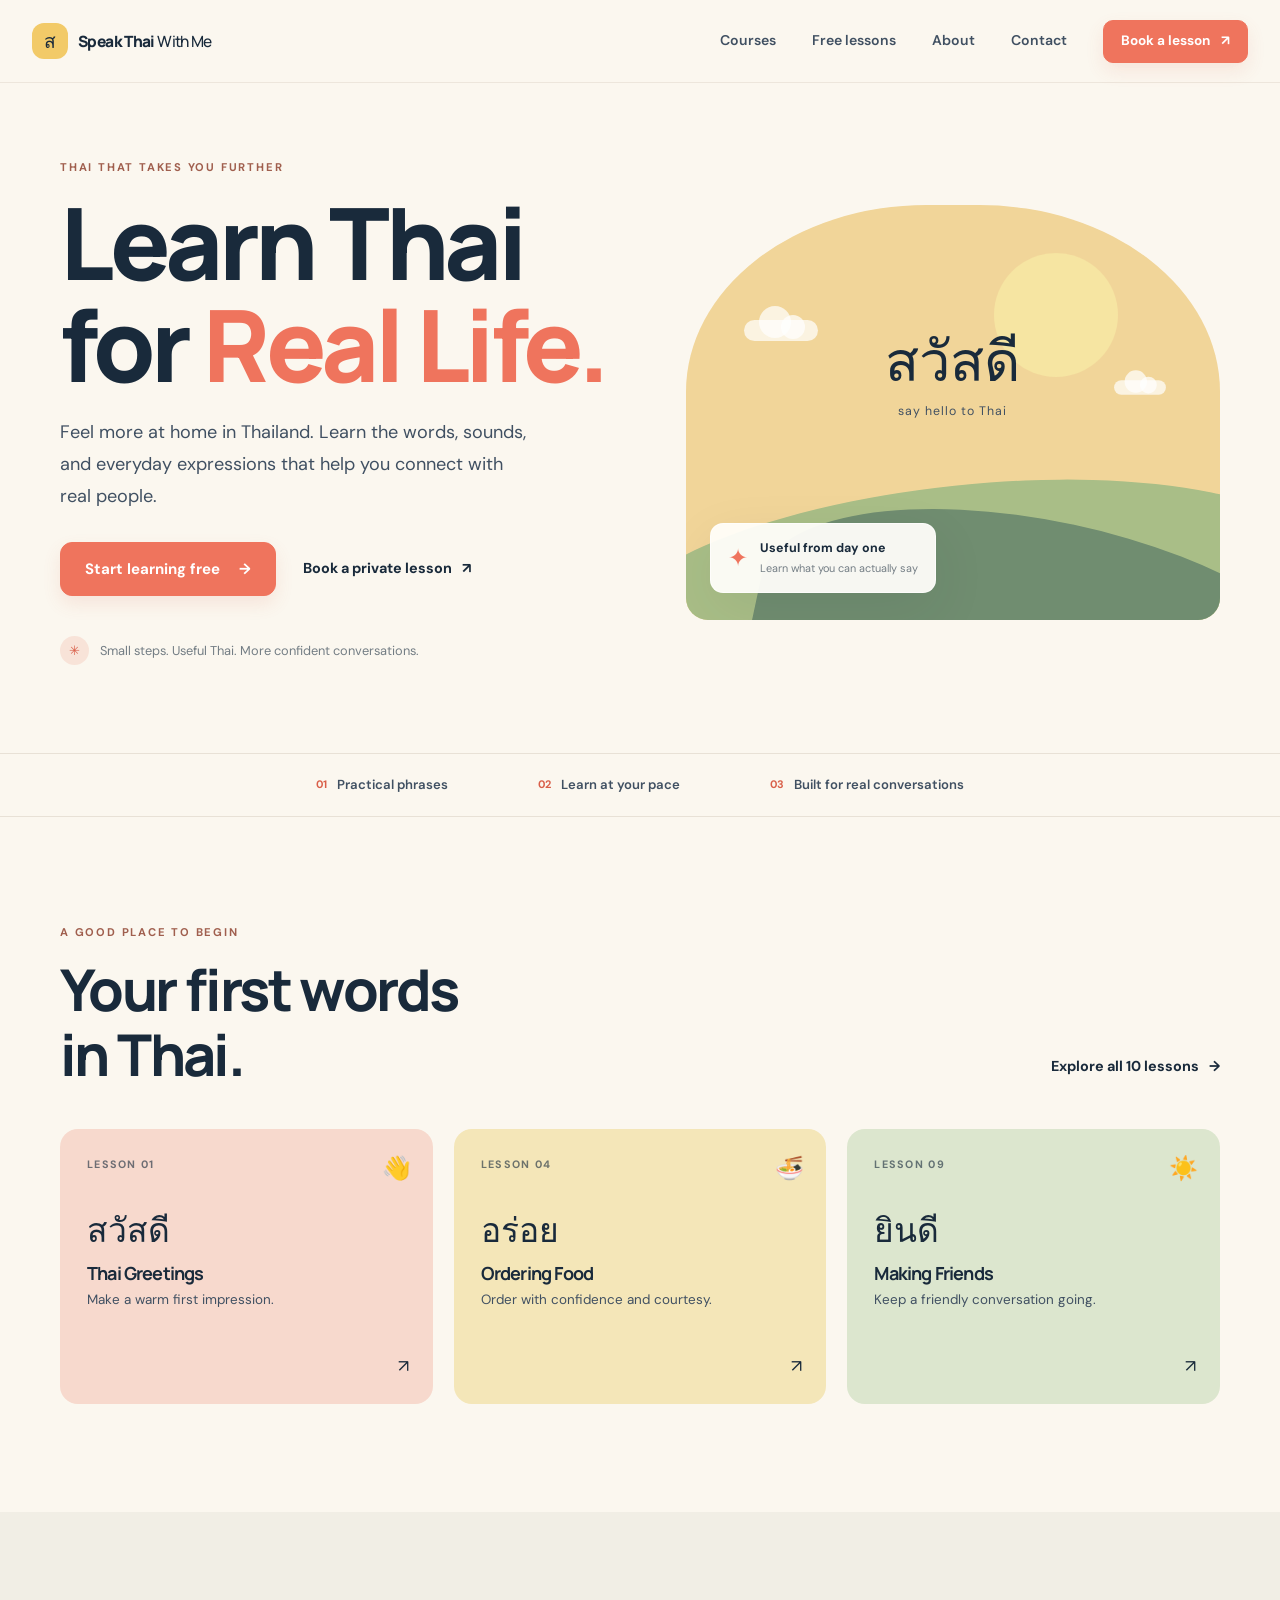
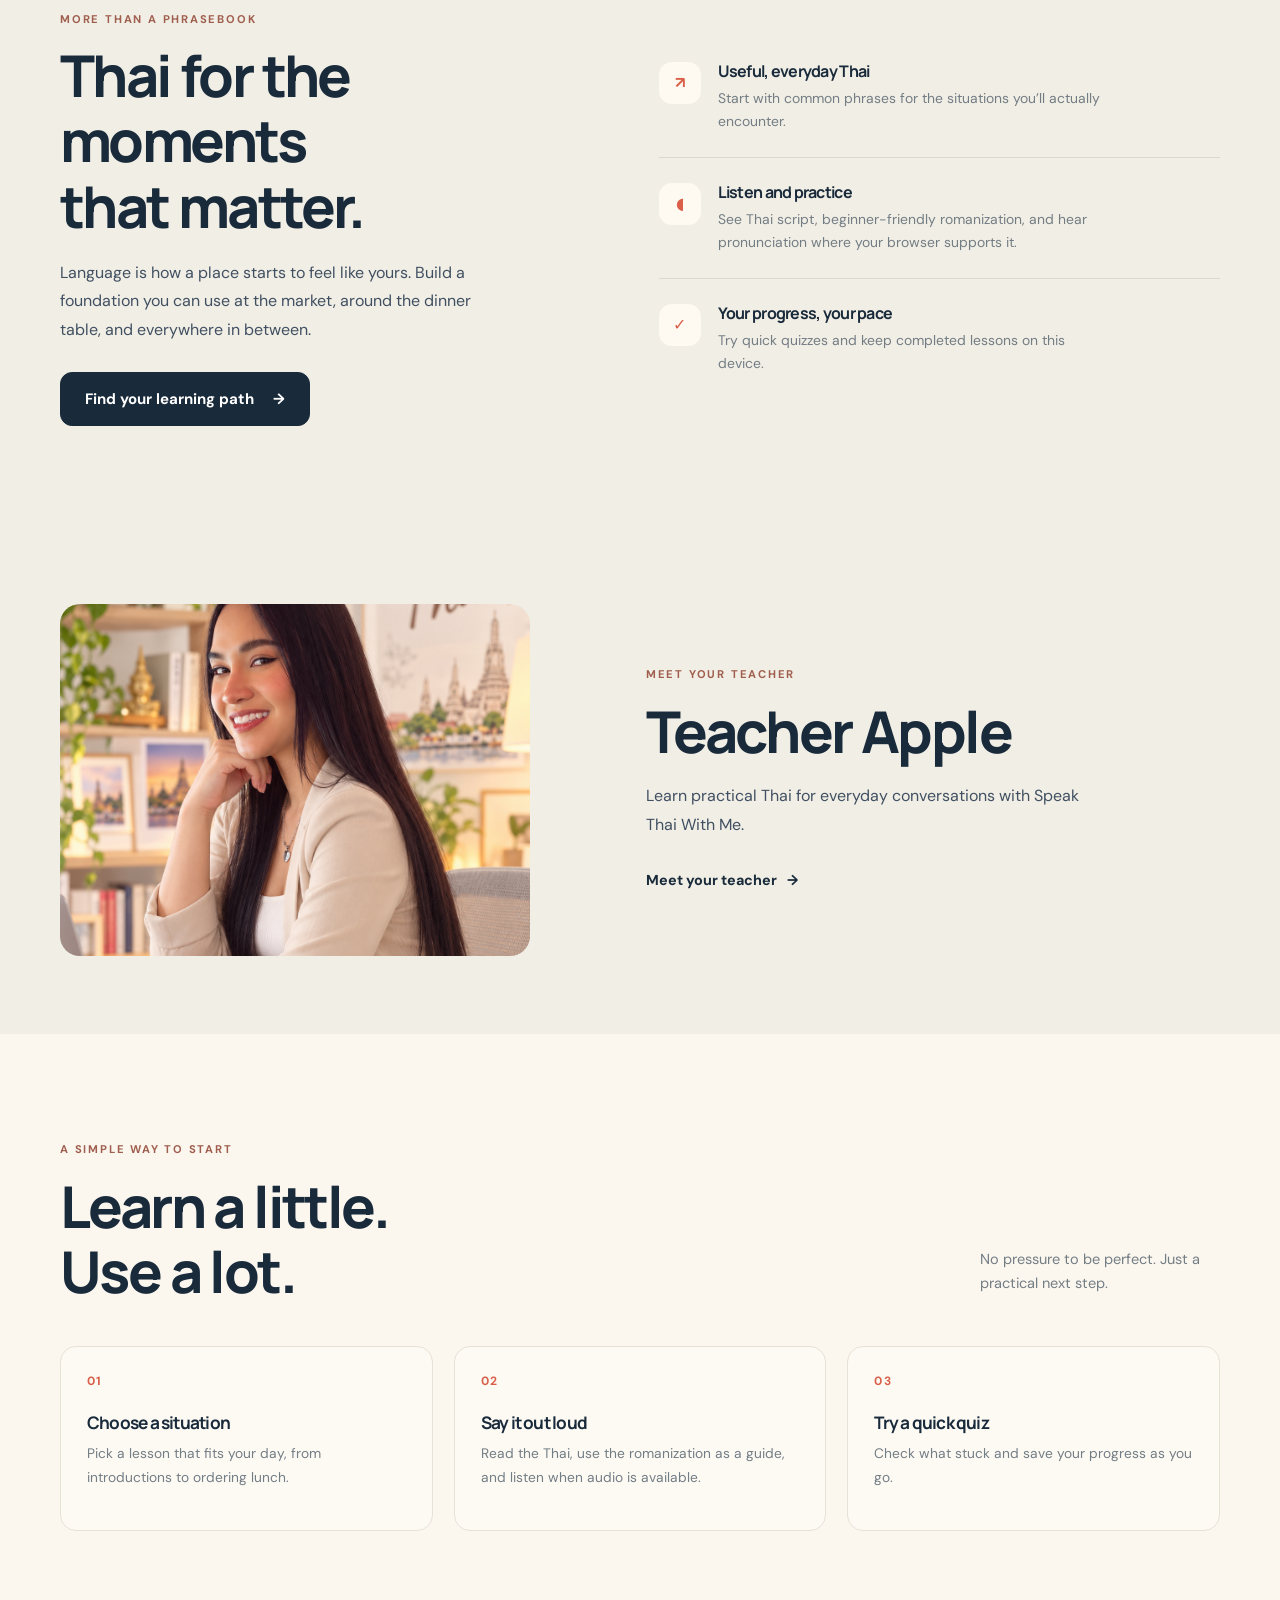
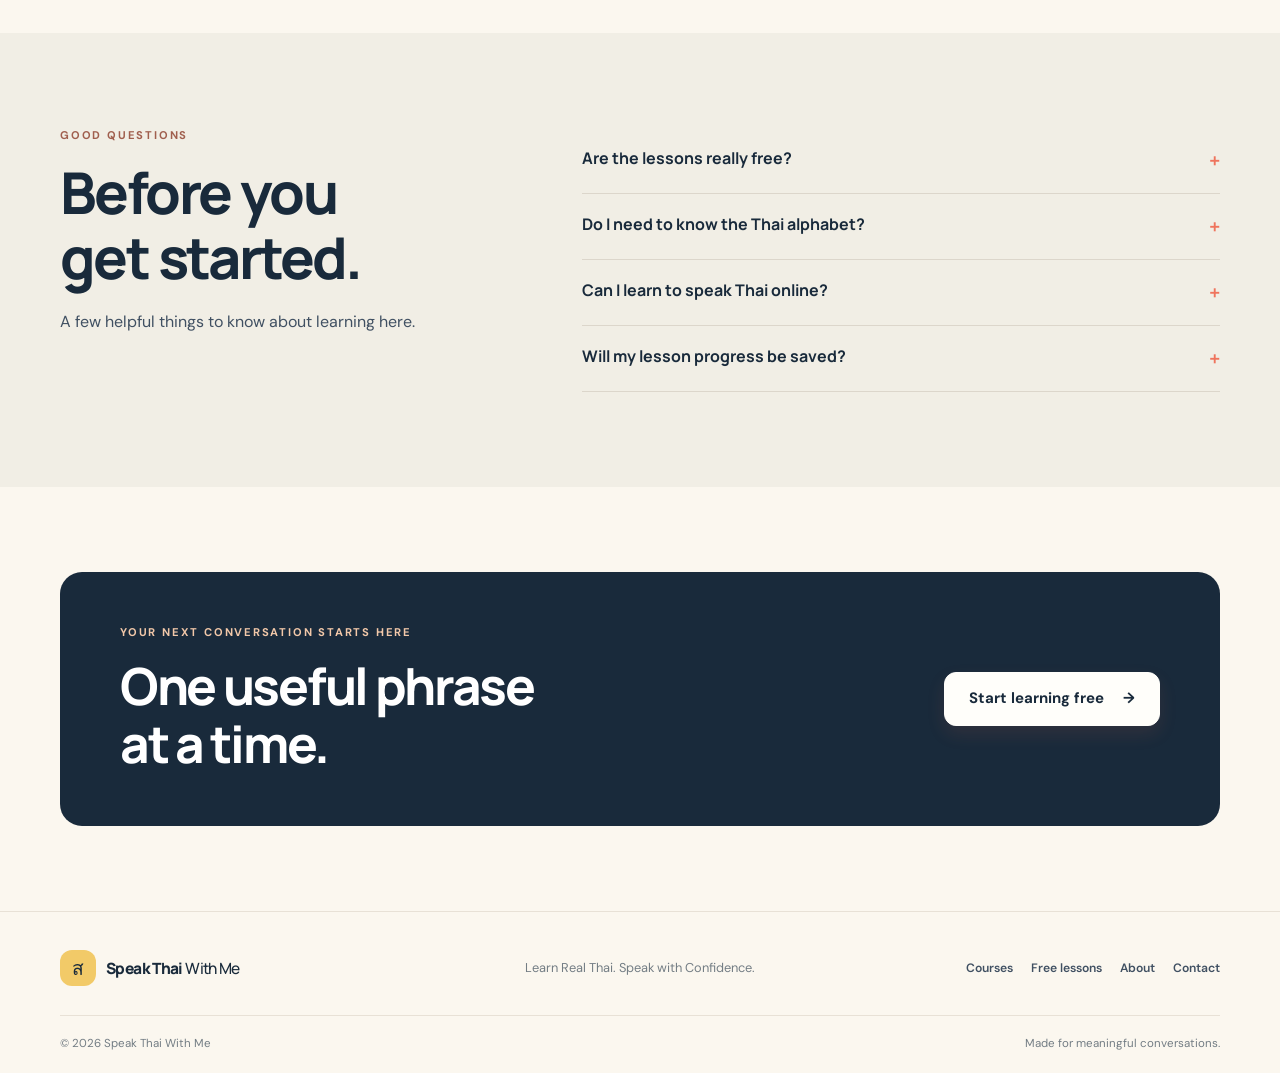
<file: index.html>
<!doctype html>
<html lang="en">
<head>
  <meta charset="utf-8">
  <meta name="viewport" content="width=device-width, initial-scale=1">
  <meta name="description" content="Learn useful Thai for travel, relationships, work, and everyday life with friendly free lessons and practical speaking practice.">
  <meta name="theme-color" content="#fbf7ef">
  <title>Speak Thai With Me | Learn Thai for Real Life</title>
  <link rel="preconnect" href="https://fonts.googleapis.com">
  <link rel="preconnect" href="https://fonts.gstatic.com" crossorigin>
  <link href="https://fonts.googleapis.com/css2?family=DM+Sans:wght@400;500;600;700&family=Manrope:wght@400;500;600;700;800&display=swap" rel="stylesheet">
  <link rel="stylesheet" href="css/style.css">
  <script src="js/config.js" defer></script>
  <script src="js/main.js" defer></script>
</head>
<body>
  <a class="skip-link" href="#main">Skip to content</a>
  <header class="site-header">
    <div class="nav-wrap">
      <a class="brand" href="index.html" aria-label="Speak Thai With Me home"><span class="brand-mark" aria-hidden="true">ส</span><span>Speak Thai <span class="brand-light">With Me</span></span></a>
      <button class="menu-toggle" type="button" aria-expanded="false" aria-controls="primary-nav"><span class="sr-only">Toggle navigation</span><span></span><span></span></button>
      <nav class="primary-nav" id="primary-nav" aria-label="Main navigation">
        <a href="courses.html">Courses</a><a href="lessons.html">Free lessons</a><a href="about.html">About</a><a href="contact.html">Contact</a><a class="button button-small" href="booking.html">Book a lesson <span aria-hidden="true">↗</span></a>
      </nav>
    </div>
  </header>
  <main id="main">
    <section class="hero section-shell">
      <div class="hero-copy">
        <p class="eyebrow"><span class="eyebrow-dot"></span> THAI THAT TAKES YOU FURTHER</p>
        <h1>Learn Thai<br>for <span class="accent-text">Real Life.</span></h1>
        <p class="hero-intro">Feel more at home in Thailand. Learn the words, sounds, and everyday expressions that help you connect with real people.</p>
        <div class="hero-actions"><a class="button" href="lessons.html">Start learning free <span aria-hidden="true">→</span></a><a class="text-link" href="booking.html">Book a private lesson <span aria-hidden="true">↗</span></a></div>
        <div class="hero-note"><span class="note-icon" aria-hidden="true">✳</span><span>Small steps. Useful Thai. More confident conversations.</span></div>
      </div>
      <div class="hero-art" aria-label="Illustration of a sunny day in Thailand">
        <div class="art-sun"></div><div class="art-cloud cloud-one"></div><div class="art-cloud cloud-two"></div>
        <div class="art-label"><span class="thai-large" lang="th">สวัสดี</span><span>say hello to Thai</span></div>
        <div class="art-hill hill-back"></div><div class="art-hill hill-front"></div>
        <div class="art-card"><span class="art-card-icon">✦</span><span><strong>Useful from day one</strong><small>Learn what you can actually say</small></span></div>
      </div>
    </section>
    <section class="trust-strip" aria-label="Learning features"><div><span>01</span> Practical phrases</div><div><span>02</span> Learn at your pace</div><div><span>03</span> Built for real conversations</div></section>
    <section class="section-shell section-pad" id="popular-lessons">
      <div class="section-heading"><div><p class="eyebrow">A GOOD PLACE TO BEGIN</p><h2>Your first words<br>in Thai.</h2></div><a class="text-link" href="lessons.html">Explore all 10 lessons <span aria-hidden="true">→</span></a></div>
      <div class="lesson-preview-grid">
        <a class="preview-card preview-coral" href="lessons.html#lesson-greetings"><span class="preview-number">LESSON 01</span><span class="preview-emoji" aria-hidden="true">👋</span><span class="thai-medium" lang="th">สวัสดี</span><h3>Thai Greetings</h3><p>Make a warm first impression.</p><span class="card-arrow" aria-hidden="true">↗</span></a>
        <a class="preview-card preview-yellow" href="lessons.html#lesson-food"><span class="preview-number">LESSON 04</span><span class="preview-emoji" aria-hidden="true">🍜</span><span class="thai-medium" lang="th">อร่อย</span><h3>Ordering Food</h3><p>Order with confidence and courtesy.</p><span class="card-arrow" aria-hidden="true">↗</span></a>
        <a class="preview-card preview-green" href="lessons.html#lesson-friends"><span class="preview-number">LESSON 09</span><span class="preview-emoji" aria-hidden="true">☀️</span><span class="thai-medium" lang="th">ยินดี</span><h3>Making Friends</h3><p>Keep a friendly conversation going.</p><span class="card-arrow" aria-hidden="true">↗</span></a>
      </div>
    </section>
    <section class="why-section">
      <div class="section-shell why-grid"><div><p class="eyebrow">MORE THAN A PHRASEBOOK</p><h2>Thai for the moments<br>that matter.</h2><p class="body-copy">Language is how a place starts to feel like yours. Build a foundation you can use at the market, around the dinner table, and everywhere in between.</p><a class="button button-dark" href="courses.html">Find your learning path <span aria-hidden="true">→</span></a></div>
        <div class="benefit-list">
          <article class="benefit"><span class="benefit-icon">↗</span><div><h3>Useful, everyday Thai</h3><p>Start with common phrases for the situations you’ll actually encounter.</p></div></article>
          <article class="benefit"><span class="benefit-icon">◖</span><div><h3>Listen and practice</h3><p>See Thai script, beginner-friendly romanization, and hear pronunciation where your browser supports it.</p></div></article>
          <article class="benefit"><span class="benefit-icon">✓</span><div><h3>Your progress, your pace</h3><p>Try quick quizzes and keep completed lessons on this device.</p></div></article>
        </div>
      </div>
    </section>
    <section class="home-teacher-section">
      <div class="section-shell home-teacher-grid">
        <img class="home-teacher-photo" src="assets/images/teacher-apple.png" alt="Teacher Apple smiling at a desk with Thai-language books">
        <div class="home-teacher-copy"><p class="eyebrow">MEET YOUR TEACHER</p><h2 data-teacher-name>Teacher Apple</h2><p class="body-copy">Learn practical Thai for everyday conversations with Speak Thai With Me.</p><a class="text-link" href="about.html">Meet your teacher <span aria-hidden="true">→</span></a></div>
      </div>
    </section>
    <section class="section-shell section-pad process-section"><div class="section-heading"><div><p class="eyebrow">A SIMPLE WAY TO START</p><h2>Learn a little.<br>Use a lot.</h2></div><p class="heading-aside">No pressure to be perfect. Just a practical next step.</p></div>
      <div class="steps-grid"><article><span class="step-index">01</span><h3>Choose a situation</h3><p>Pick a lesson that fits your day, from introductions to ordering lunch.</p></article><article><span class="step-index">02</span><h3>Say it out loud</h3><p>Read the Thai, use the romanization as a guide, and listen when audio is available.</p></article><article><span class="step-index">03</span><h3>Try a quick quiz</h3><p>Check what stuck and save your progress as you go.</p></article></div>
    </section>
    <section class="faq-section"><div class="section-shell faq-grid"><div><p class="eyebrow">GOOD QUESTIONS</p><h2>Before you<br>get started.</h2><p class="body-copy">A few helpful things to know about learning here.</p></div><div class="faq-list">
      <details><summary>Are the lessons really free?<span aria-hidden="true">+</span></summary><p>Yes. The 10 beginner lessons are free to use. More advanced and premium content is marked as coming soon.</p></details>
      <details><summary>Do I need to know the Thai alphabet?<span aria-hidden="true">+</span></summary><p>No. Lessons show Thai script, English meaning, and beginner-friendly romanization. Learning the script later can help with reading and pronunciation.</p></details>
      <details><summary>Can I learn to speak Thai online?<span aria-hidden="true">+</span></summary><p>You can practice phrases and quizzes here. Private online lessons may be requested through the booking page once real contact details have been configured.</p></details>
      <details><summary>Will my lesson progress be saved?<span aria-hidden="true">+</span></summary><p>Completed lessons are saved in this browser on this device using LocalStorage. Progress is not synced or shared.</p></details>
    </div></div></section>
    <section class="cta-band section-shell"><div><p class="eyebrow">YOUR NEXT CONVERSATION STARTS HERE</p><h2>One useful phrase<br>at a time.</h2></div><a class="button button-light" href="lessons.html">Start learning free <span aria-hidden="true">→</span></a></section>
  </main>
  <footer class="site-footer"><div class="section-shell footer-main"><a class="brand brand-footer" href="index.html"><span class="brand-mark" aria-hidden="true">ส</span><span>Speak Thai <span class="brand-light">With Me</span></span></a><p>Learn Real Thai. Speak with Confidence.</p><nav aria-label="Footer navigation"><a href="courses.html">Courses</a><a href="lessons.html">Free lessons</a><a href="about.html">About</a><a href="contact.html">Contact</a></nav></div><div class="section-shell footer-bottom"><span>© <span data-current-year></span> Speak Thai With Me</span><span>Made for meaningful conversations.</span></div></footer>
</body>
</html>
</file>
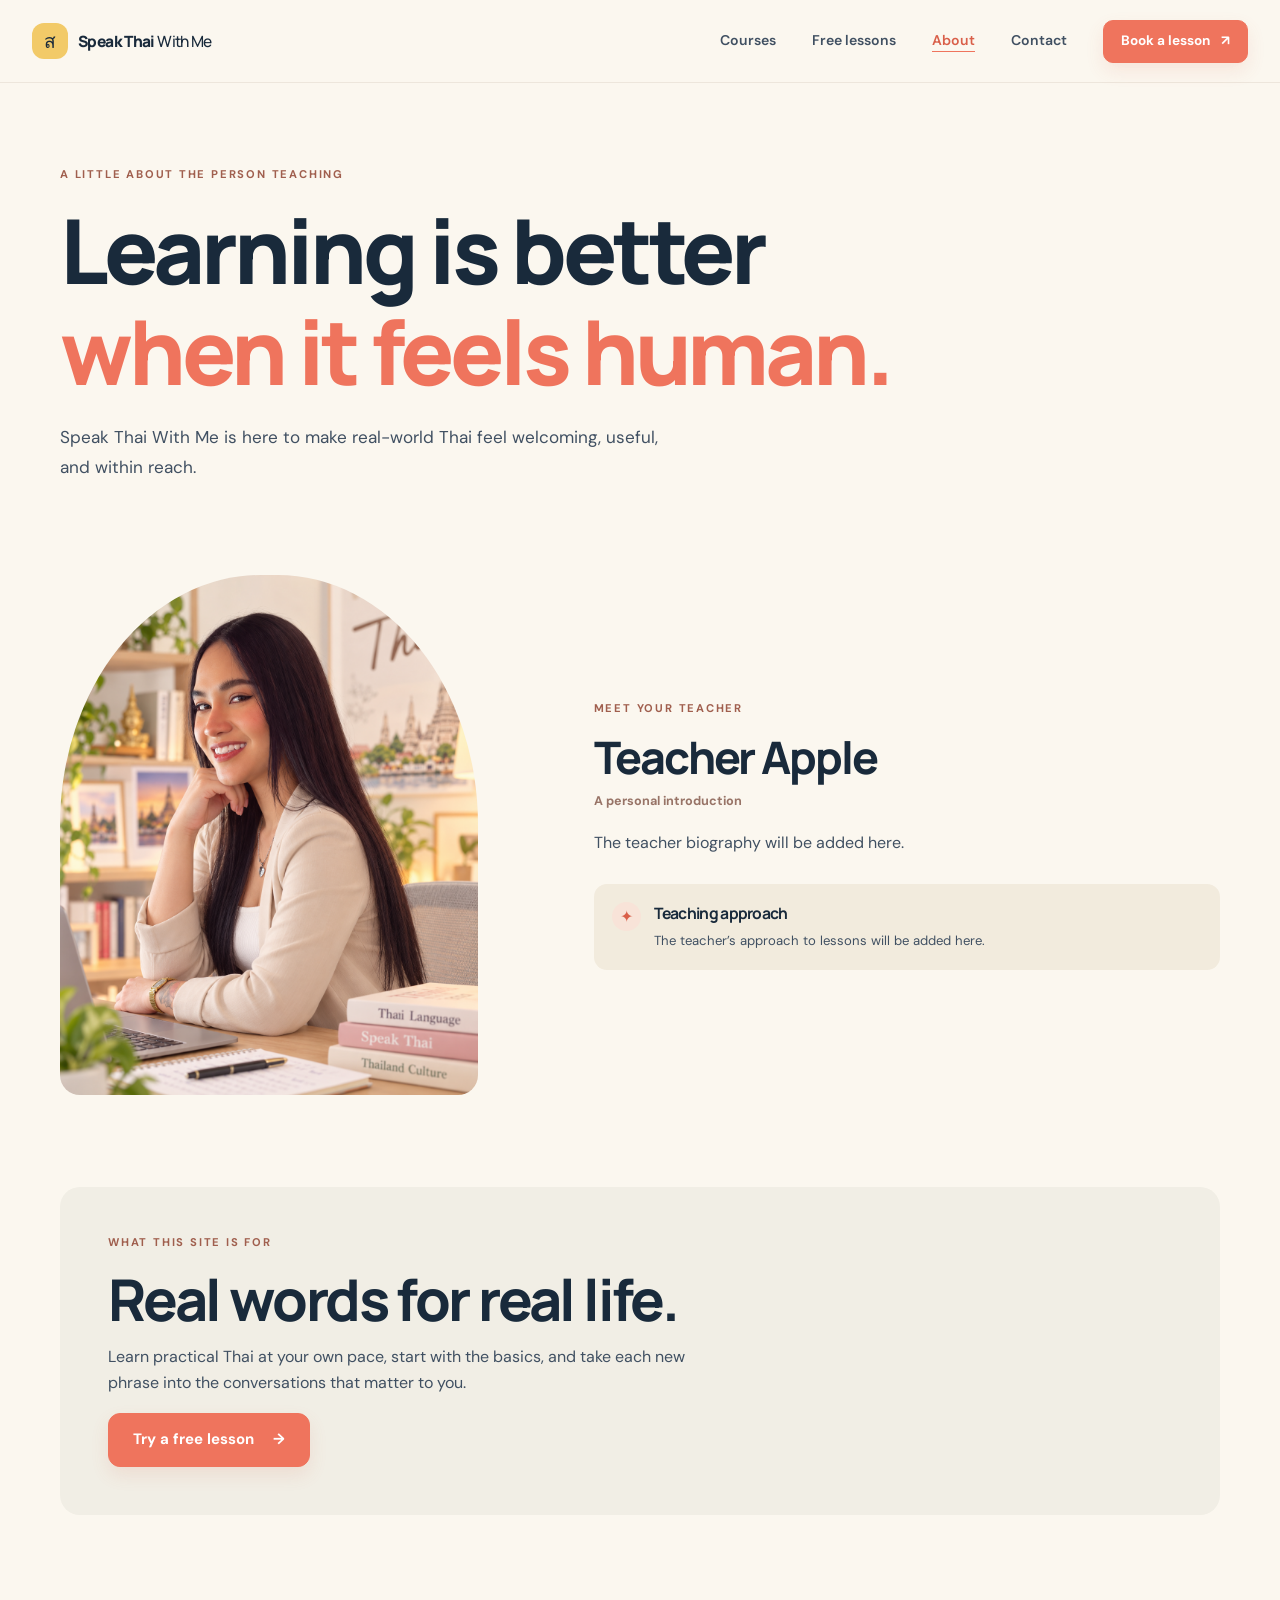
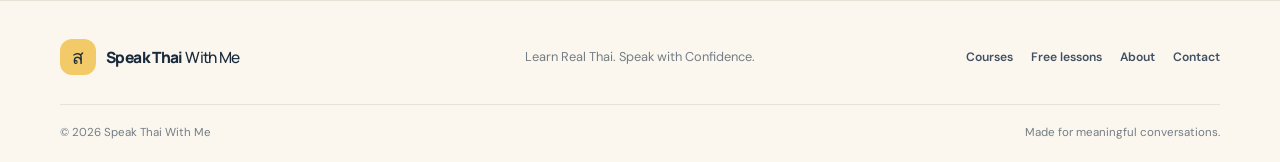
<file: about.html>
<!doctype html>
<html lang="en">
<head>
  <meta charset="utf-8"><meta name="viewport" content="width=device-width, initial-scale=1">
  <meta name="description" content="Meet the teacher behind Speak Thai With Me. Teacher information is awaiting the owner's real details.">
  <meta name="theme-color" content="#fbf7ef">
  <title>About the Teacher | Speak Thai With Me</title>
  <link rel="preconnect" href="https://fonts.googleapis.com"><link rel="preconnect" href="https://fonts.gstatic.com" crossorigin>
  <link href="https://fonts.googleapis.com/css2?family=DM+Sans:wght@400;500;600;700&family=Manrope:wght@400;500;600;700;800&display=swap" rel="stylesheet"><link rel="stylesheet" href="css/style.css"><script src="js/config.js" defer></script><script src="js/main.js" defer></script>
</head>
<body><a class="skip-link" href="#main">Skip to content</a><header class="site-header"><div class="nav-wrap"><a class="brand" href="index.html" aria-label="Speak Thai With Me home"><span class="brand-mark" aria-hidden="true">ส</span><span>Speak Thai <span class="brand-light">With Me</span></span></a><button class="menu-toggle" type="button" aria-expanded="false" aria-controls="primary-nav"><span class="sr-only">Toggle navigation</span><span></span><span></span></button><nav class="primary-nav" id="primary-nav" aria-label="Main navigation"><a href="courses.html">Courses</a><a href="lessons.html">Free lessons</a><a href="about.html">About</a><a href="contact.html">Contact</a><a class="button button-small" href="booking.html">Book a lesson <span aria-hidden="true">↗</span></a></nav></div></header>
<main id="main"><section class="page-hero section-shell"><p class="eyebrow">A LITTLE ABOUT THE PERSON TEACHING</p><h1>Learning is better<br><span class="accent-text">when it feels human.</span></h1><p>Speak Thai With Me is here to make real-world Thai feel welcoming, useful, and within reach.</p></section>
<section class="section-shell about-layout"><img class="about-teacher-photo" src="assets/images/teacher-apple.png" alt="Teacher Apple smiling at a desk with Thai-language books"><div class="about-copy"><p class="eyebrow">MEET YOUR TEACHER</p><h2 data-teacher-name>Teacher Apple</h2><p class="placeholder-label">A personal introduction</p><p class="body-copy" data-teacher-biography>The teacher biography will be added here.</p><div class="approach-box"><span class="note-icon" aria-hidden="true">✦</span><div><h3>Teaching approach</h3><p data-teaching-approach>The teacher’s approach to lessons will be added here.</p></div></div></div></section>
<section class="section-shell about-values"><p class="eyebrow">WHAT THIS SITE IS FOR</p><h2>Real words for real life.</h2><p>Learn practical Thai at your own pace, start with the basics, and take each new phrase into the conversations that matter to you.</p><a class="button" href="lessons.html">Try a free lesson <span aria-hidden="true">→</span></a></section></main>
<footer class="site-footer"><div class="section-shell footer-main"><a class="brand brand-footer" href="index.html"><span class="brand-mark" aria-hidden="true">ส</span><span>Speak Thai <span class="brand-light">With Me</span></span></a><p>Learn Real Thai. Speak with Confidence.</p><nav aria-label="Footer navigation"><a href="courses.html">Courses</a><a href="lessons.html">Free lessons</a><a href="about.html">About</a><a href="contact.html">Contact</a></nav></div><div class="section-shell footer-bottom"><span>© <span data-current-year></span> Speak Thai With Me</span><span>Made for meaningful conversations.</span></div></footer></body></html>
</file>
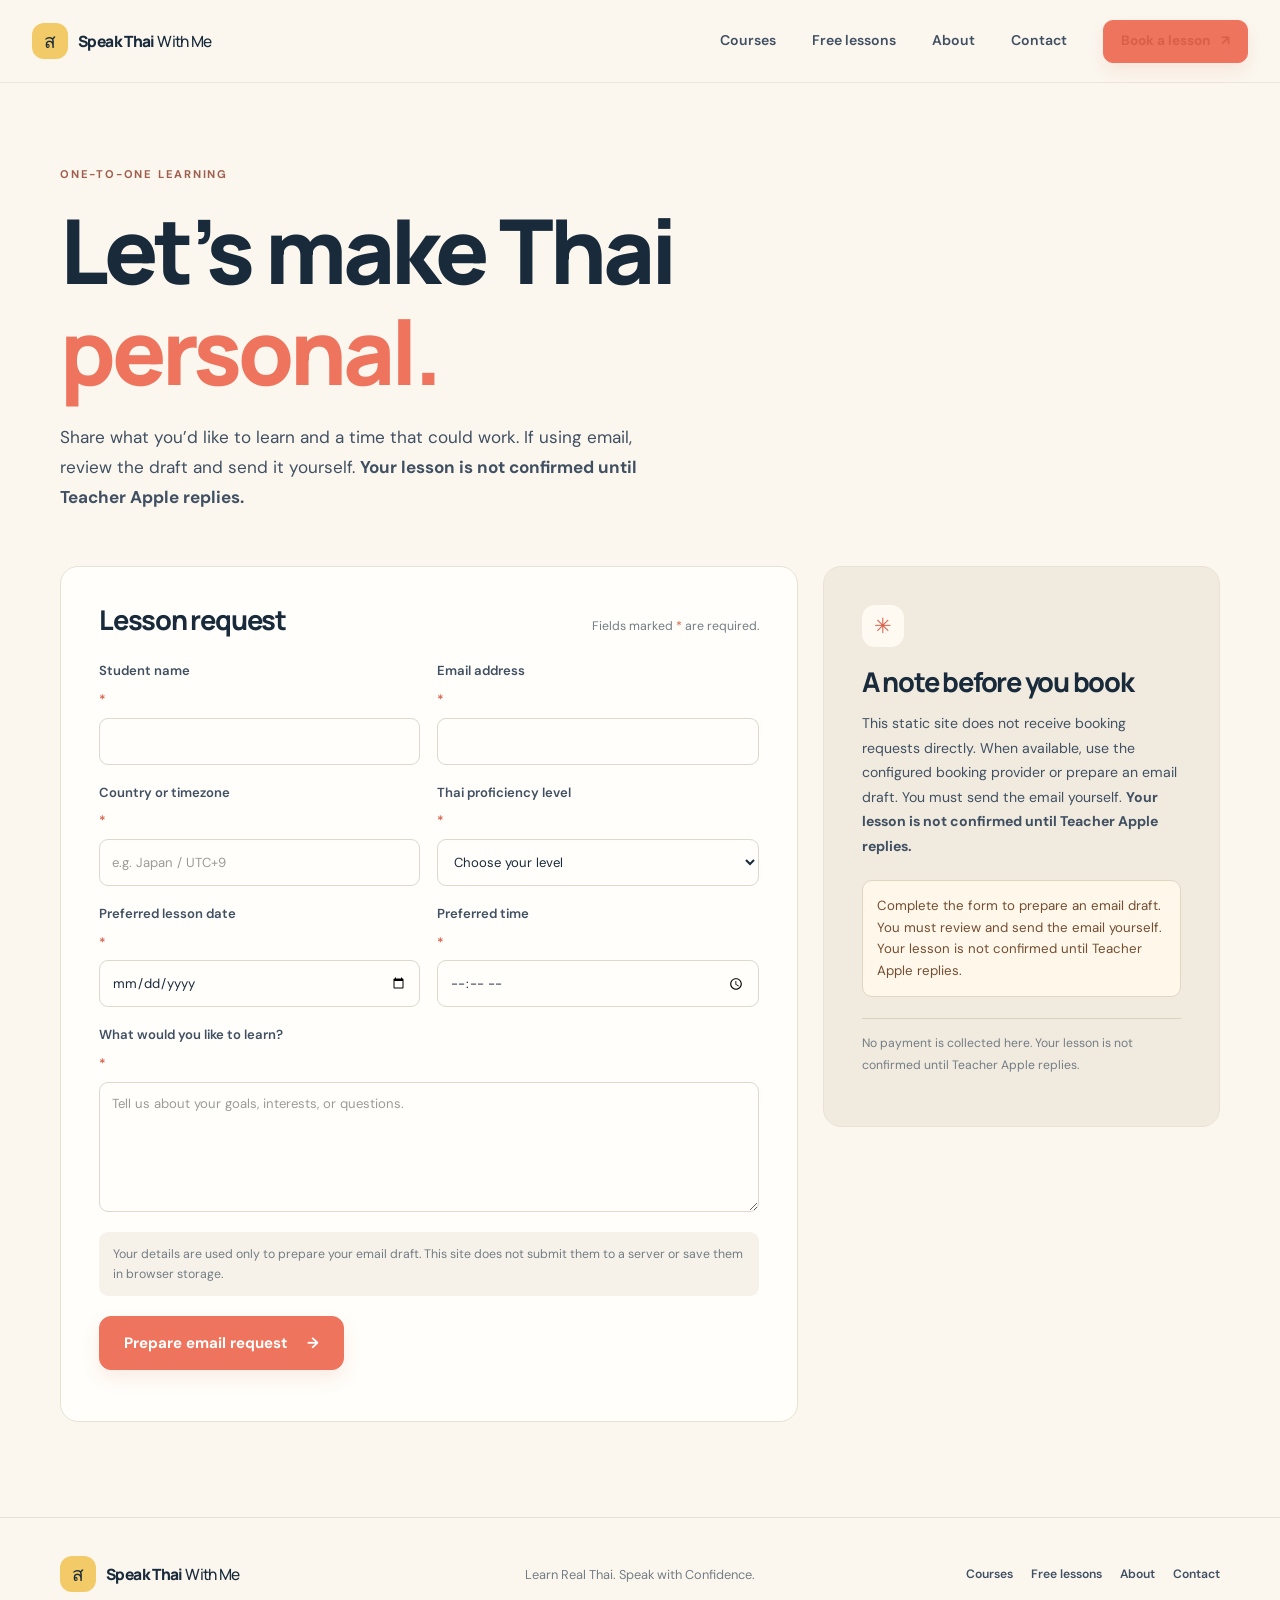
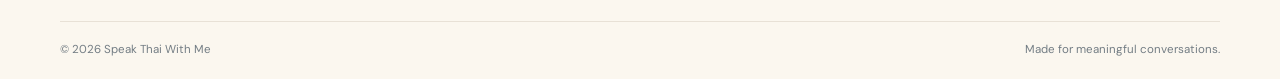
<file: booking.html>
<!doctype html>
<html lang="en">
<head>
  <meta charset="utf-8"><meta name="viewport" content="width=device-width, initial-scale=1">
  <meta name="description" content="Send Teacher Apple a private Thai lesson inquiry with your level, schedule preferences, and learning goals.">
  <meta name="theme-color" content="#fbf7ef">
  <title>Request a Private Thai Lesson | Speak Thai With Me</title>
  <link rel="preconnect" href="https://fonts.googleapis.com"><link rel="preconnect" href="https://fonts.gstatic.com" crossorigin>
  <link href="https://fonts.googleapis.com/css2?family=DM+Sans:wght@400;500;600;700&family=Manrope:wght@400;500;600;700;800&display=swap" rel="stylesheet"><link rel="stylesheet" href="css/style.css"><script src="js/config.js" defer></script><script src="js/main.js" defer></script><script src="js/booking.js" defer></script>
</head>
<body><a class="skip-link" href="#main">Skip to content</a><header class="site-header"><div class="nav-wrap"><a class="brand" href="index.html" aria-label="Speak Thai With Me home"><span class="brand-mark" aria-hidden="true">ส</span><span>Speak Thai <span class="brand-light">With Me</span></span></a><button class="menu-toggle" type="button" aria-expanded="false" aria-controls="primary-nav"><span class="sr-only">Toggle navigation</span><span></span><span></span></button><nav class="primary-nav" id="primary-nav" aria-label="Main navigation"><a href="courses.html">Courses</a><a href="lessons.html">Free lessons</a><a href="about.html">About</a><a href="contact.html">Contact</a><a class="button button-small" href="booking.html">Book a lesson <span aria-hidden="true">↗</span></a></nav></div></header>
<main id="main"><section class="page-hero section-shell booking-hero"><p class="eyebrow">ONE-TO-ONE LEARNING</p><h1>Let’s make Thai<br><span class="accent-text">personal.</span></h1><p>Share what you’d like to learn and a time that could work. If using email, review the draft and send it yourself. <strong>Your lesson is not confirmed until Teacher Apple replies.</strong></p></section>
<section class="section-shell booking-layout"><form class="booking-form" id="booking-form"><div class="form-heading"><h2>Lesson request</h2><p>Fields marked <span aria-hidden="true">*</span> are required.</p></div><div class="form-grid">
  <label>Student name <span aria-hidden="true">*</span><input name="name" autocomplete="name" required maxlength="100"></label>
  <label>Email address <span aria-hidden="true">*</span><input name="email" type="email" autocomplete="email" required maxlength="254"></label>
  <label>Country or timezone <span aria-hidden="true">*</span><input name="timezone" autocomplete="country-name" placeholder="e.g. Japan / UTC+9" required maxlength="100"></label>
  <label>Thai proficiency level <span aria-hidden="true">*</span><select name="level" required><option value="">Choose your level</option><option>Complete beginner</option><option>Beginner</option><option>Lower intermediate</option><option>Intermediate</option><option>Not sure yet</option></select></label>
  <label>Preferred lesson date <span aria-hidden="true">*</span><input name="date" type="date" required></label>
  <label>Preferred time <span aria-hidden="true">*</span><input name="time" type="time" required></label>
  <label class="field-wide">What would you like to learn? <span aria-hidden="true">*</span><textarea name="goals" rows="5" required maxlength="1500" placeholder="Tell us about your goals, interests, or questions."></textarea></label>
</div><p class="privacy-note">Your details are used only to prepare your email draft. This site does not submit them to a server or save them in browser storage.</p><button class="button" type="submit">Prepare email request <span aria-hidden="true">→</span></button><p class="form-status" id="booking-status" role="status" aria-live="polite"></p></form>
<aside class="booking-aside"><span class="aside-spark" aria-hidden="true">✳</span><h2>A note before you book</h2><p>This static site does not receive booking requests directly. When available, use the configured booking provider or prepare an email draft. You must send the email yourself. <strong>Your lesson is not confirmed until Teacher Apple replies.</strong></p><div id="booking-config-notice" class="config-notice" role="status"></div><p class="small-note">No payment is collected here. Your lesson is not confirmed until Teacher Apple replies.</p></aside></section></main>
<footer class="site-footer"><div class="section-shell footer-main"><a class="brand brand-footer" href="index.html"><span class="brand-mark" aria-hidden="true">ส</span><span>Speak Thai <span class="brand-light">With Me</span></span></a><p>Learn Real Thai. Speak with Confidence.</p><nav aria-label="Footer navigation"><a href="courses.html">Courses</a><a href="lessons.html">Free lessons</a><a href="about.html">About</a><a href="contact.html">Contact</a></nav></div><div class="section-shell footer-bottom"><span>© <span data-current-year></span> Speak Thai With Me</span><span>Made for meaningful conversations.</span></div></footer></body></html>
</file>
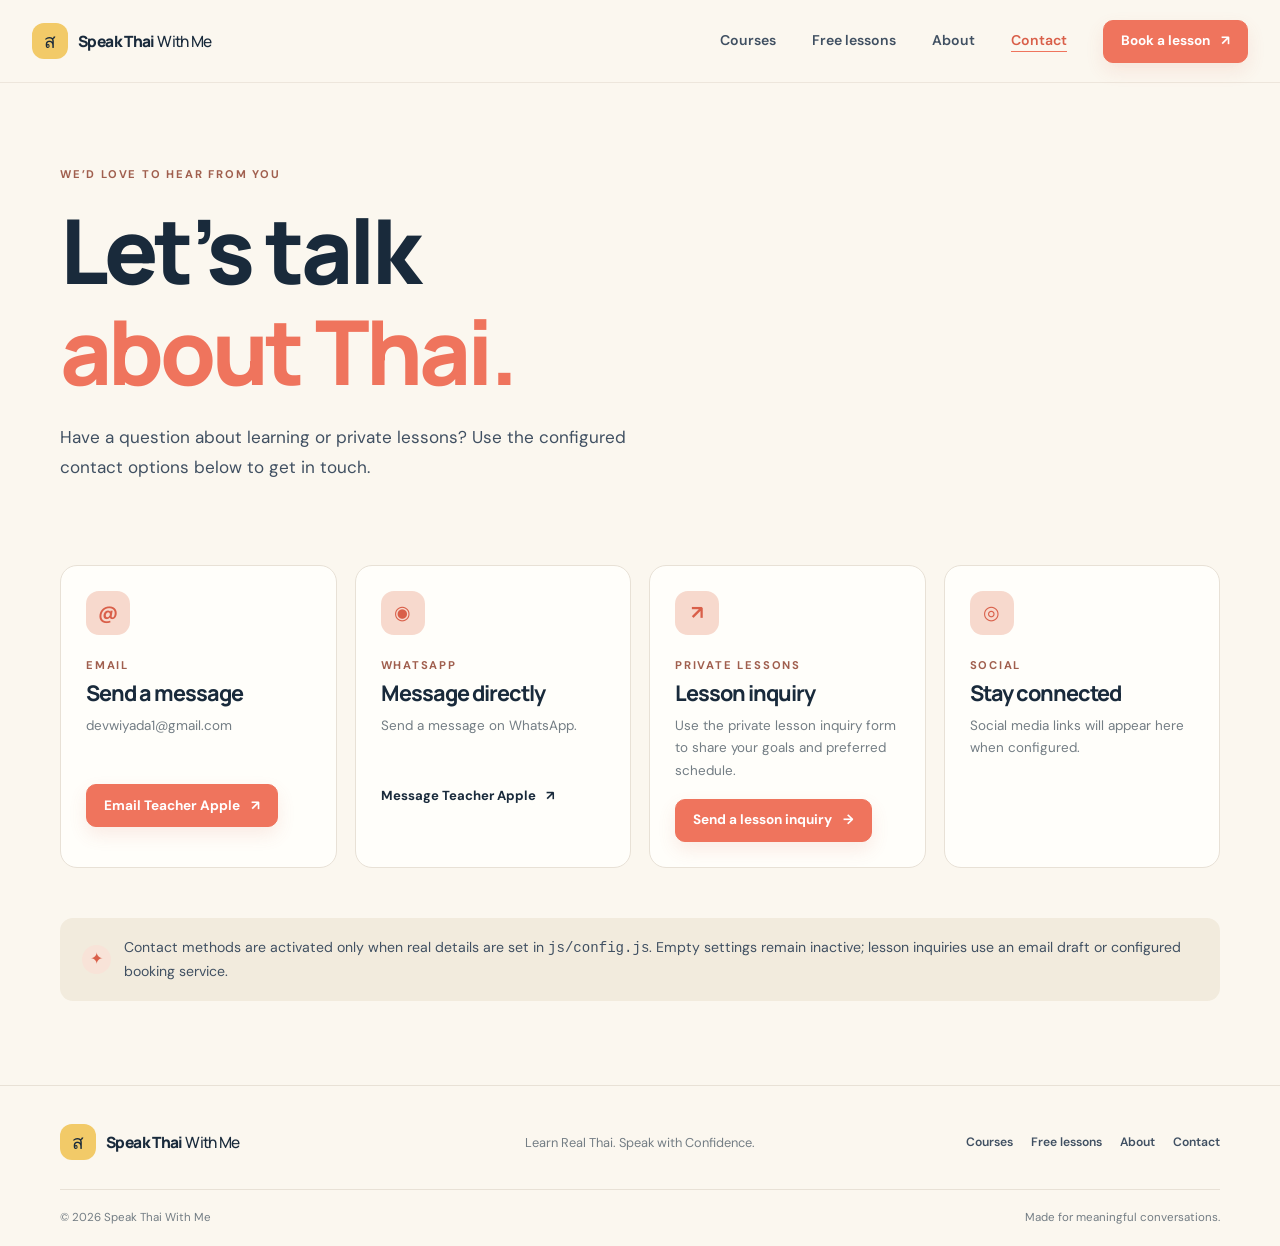
<file: contact.html>
<!doctype html>
<html lang="en">
<head>
  <meta charset="utf-8"><meta name="viewport" content="width=device-width, initial-scale=1">
  <meta name="description" content="Contact Teacher Apple by email or WhatsApp, or send a private Thai lesson inquiry.">
  <meta name="theme-color" content="#fbf7ef">
  <title>Contact | Speak Thai With Me</title>
  <link rel="preconnect" href="https://fonts.googleapis.com"><link rel="preconnect" href="https://fonts.gstatic.com" crossorigin>
  <link href="https://fonts.googleapis.com/css2?family=DM+Sans:wght@400;500;600;700&family=Manrope:wght@400;500;600;700;800&display=swap" rel="stylesheet"><link rel="stylesheet" href="css/style.css"><script src="js/config.js" defer></script><script src="js/main.js" defer></script>
</head>
<body><a class="skip-link" href="#main">Skip to content</a><header class="site-header"><div class="nav-wrap"><a class="brand" href="index.html" aria-label="Speak Thai With Me home"><span class="brand-mark" aria-hidden="true">ส</span><span>Speak Thai <span class="brand-light">With Me</span></span></a><button class="menu-toggle" type="button" aria-expanded="false" aria-controls="primary-nav"><span class="sr-only">Toggle navigation</span><span></span><span></span></button><nav class="primary-nav" id="primary-nav" aria-label="Main navigation"><a href="courses.html">Courses</a><a href="lessons.html">Free lessons</a><a href="about.html">About</a><a href="contact.html">Contact</a><a class="button button-small" href="booking.html">Book a lesson <span aria-hidden="true">↗</span></a></nav></div></header>
<main id="main"><section class="page-hero section-shell"><p class="eyebrow">WE’D LOVE TO HEAR FROM YOU</p><h1>Let’s talk<br><span class="accent-text">about Thai.</span></h1><p data-contact-intro>Have a question about learning or private lessons? Choose an available contact option below.</p><p class="response-time" data-response-time hidden></p></section>
<section class="section-shell contact-grid">
  <article class="contact-card"><span class="contact-icon" aria-hidden="true">@</span><p class="eyebrow">EMAIL</p><h2>Send a message</h2><p id="contact-email-status">Email contact is not configured yet.</p><a class="button button-small configured-link" data-contact-email href="" hidden>Email Teacher Apple <span aria-hidden="true">↗</span></a></article>
  <article class="contact-card"><span class="contact-icon" aria-hidden="true">◉</span><p class="eyebrow">WHATSAPP</p><h2>Message directly</h2><p id="whatsapp-status">WhatsApp contact is not configured yet.</p><a class="text-link" data-whatsapp-contact href="" target="_blank" rel="noopener noreferrer" hidden>Message Teacher Apple <span aria-hidden="true">↗</span></a></article>
  <article class="contact-card"><span class="contact-icon" aria-hidden="true">↗</span><p class="eyebrow">PRIVATE LESSONS</p><h2>Lesson inquiry</h2><p data-booking-unconfigured>Use the private lesson inquiry form to share your goals and preferred schedule.</p><a class="text-link" data-booking-url href="" hidden>Open booking service <span aria-hidden="true">↗</span></a><a class="button button-small" href="booking.html">Send a lesson inquiry <span aria-hidden="true">→</span></a></article>
  <article class="contact-card"><span class="contact-icon" aria-hidden="true">◎</span><p class="eyebrow">SOCIAL</p><h2>Stay connected</h2><p id="social-status">Social media links will appear here when configured.</p><div class="social-links" id="social-links"></div></article>
</section>
<section class="section-shell config-footnote"><span class="note-icon" aria-hidden="true">✦</span><p>Contact methods are activated only when real details are set in <code>js/config.js</code>. Empty settings remain inactive; lesson inquiries use an email draft or configured booking service.</p></section></main>
<footer class="site-footer"><div class="section-shell footer-main"><a class="brand brand-footer" href="index.html"><span class="brand-mark" aria-hidden="true">ส</span><span>Speak Thai <span class="brand-light">With Me</span></span></a><p>Learn Real Thai. Speak with Confidence.</p><nav aria-label="Footer navigation"><a href="courses.html">Courses</a><a href="lessons.html">Free lessons</a><a href="about.html">About</a><a href="contact.html">Contact</a></nav></div><div class="section-shell footer-bottom"><span>© <span data-current-year></span> Speak Thai With Me</span><span>Made for meaningful conversations.</span></div></footer></body></html>
</file>
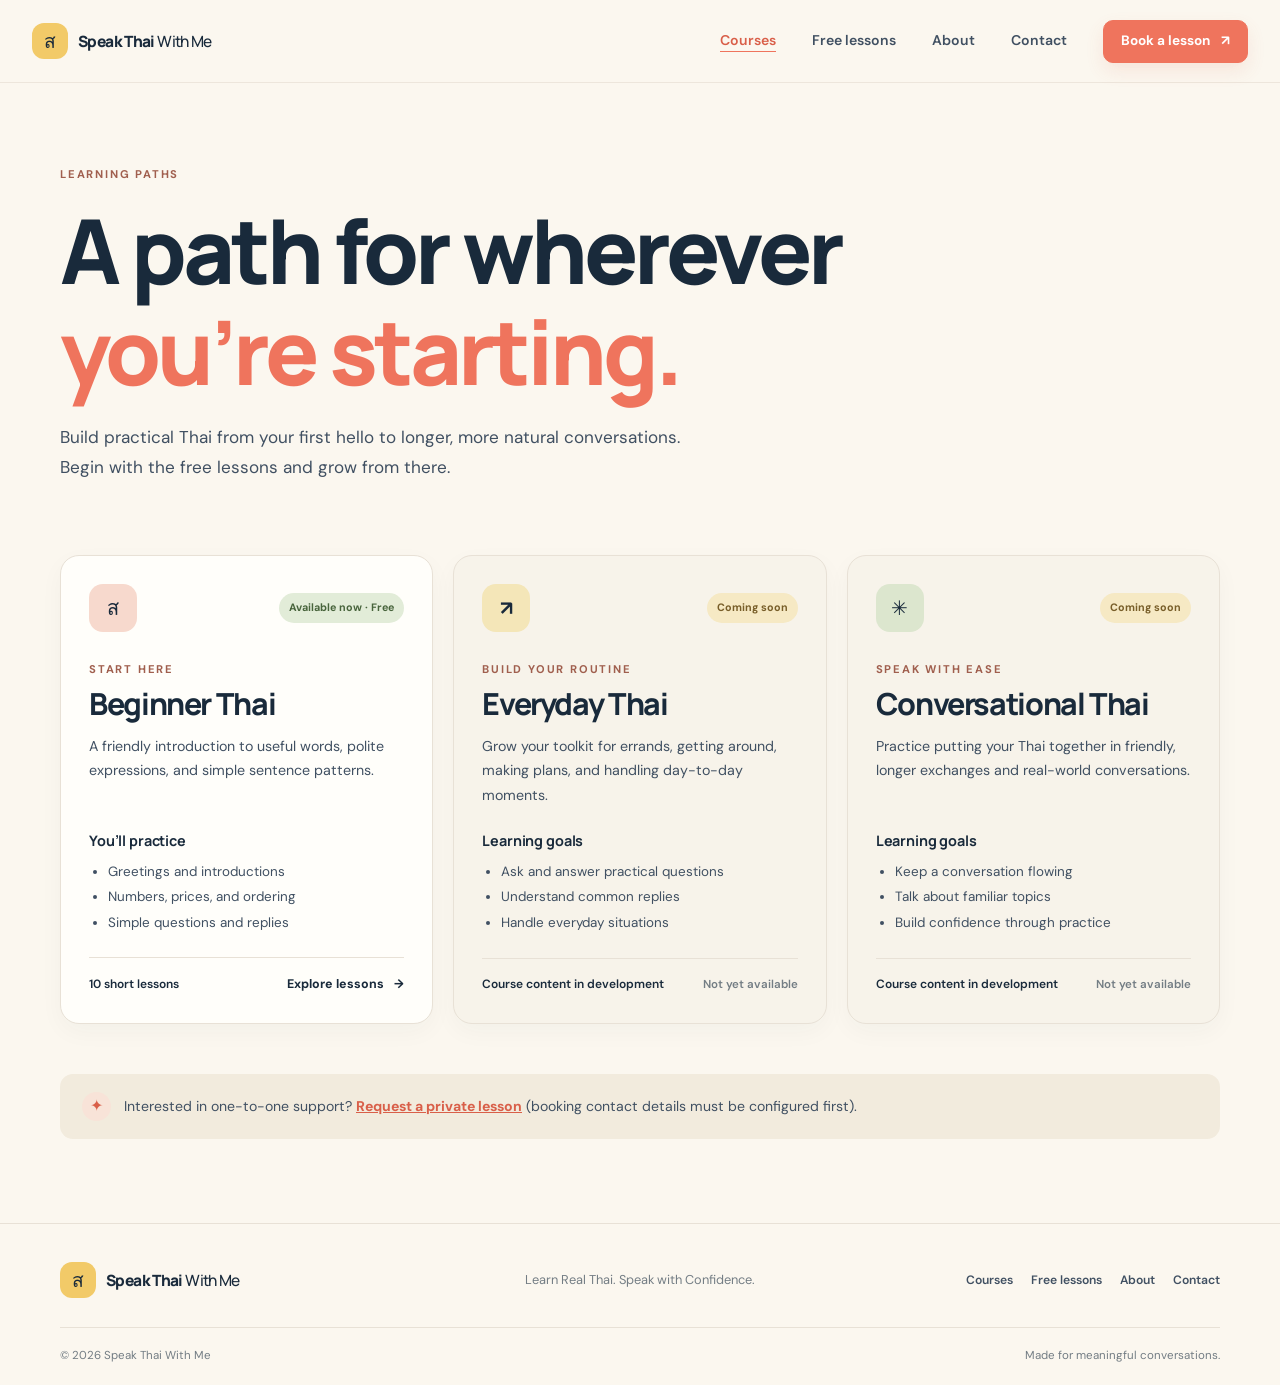
<file: courses.html>
<!doctype html>
<html lang="en">
<head>
  <meta charset="utf-8"><meta name="viewport" content="width=device-width, initial-scale=1">
  <meta name="description" content="Explore beginner, everyday, and conversational Thai learning paths. Start with 10 free beginner lessons.">
  <meta name="theme-color" content="#fbf7ef">
  <title>Thai Courses | Speak Thai With Me</title>
  <link rel="preconnect" href="https://fonts.googleapis.com"><link rel="preconnect" href="https://fonts.gstatic.com" crossorigin>
  <link href="https://fonts.googleapis.com/css2?family=DM+Sans:wght@400;500;600;700&family=Manrope:wght@400;500;600;700;800&display=swap" rel="stylesheet"><link rel="stylesheet" href="css/style.css"><script src="js/main.js" defer></script>
</head>
<body><a class="skip-link" href="#main">Skip to content</a><header class="site-header"><div class="nav-wrap"><a class="brand" href="index.html" aria-label="Speak Thai With Me home"><span class="brand-mark" aria-hidden="true">ส</span><span>Speak Thai <span class="brand-light">With Me</span></span></a><button class="menu-toggle" type="button" aria-expanded="false" aria-controls="primary-nav"><span class="sr-only">Toggle navigation</span><span></span><span></span></button><nav class="primary-nav" id="primary-nav" aria-label="Main navigation"><a href="courses.html">Courses</a><a href="lessons.html">Free lessons</a><a href="about.html">About</a><a href="contact.html">Contact</a><a class="button button-small" href="booking.html">Book a lesson <span aria-hidden="true">↗</span></a></nav></div></header>
<main id="main"><section class="page-hero section-shell"><p class="eyebrow">LEARNING PATHS</p><h1>A path for wherever<br><span class="accent-text">you’re starting.</span></h1><p>Build practical Thai from your first hello to longer, more natural conversations. Begin with the free lessons and grow from there.</p></section>
<section class="section-shell course-grid">
  <article class="course-card"><div class="course-top"><span class="course-icon icon-coral" aria-hidden="true">ส</span><span class="badge badge-free">Available now · Free</span></div><p class="eyebrow">START HERE</p><h2>Beginner Thai</h2><p class="course-description">A friendly introduction to useful words, polite expressions, and simple sentence patterns.</p><h3>You’ll practice</h3><ul><li>Greetings and introductions</li><li>Numbers, prices, and ordering</li><li>Simple questions and replies</li></ul><div class="course-footer"><span>10 short lessons</span><a class="text-link" href="lessons.html">Explore lessons <span aria-hidden="true">→</span></a></div></article>
  <article class="course-card course-card-muted"><div class="course-top"><span class="course-icon icon-yellow" aria-hidden="true">↗</span><span class="badge badge-soon">Coming soon</span></div><p class="eyebrow">BUILD YOUR ROUTINE</p><h2>Everyday Thai</h2><p class="course-description">Grow your toolkit for errands, getting around, making plans, and handling day-to-day moments.</p><h3>Learning goals</h3><ul><li>Ask and answer practical questions</li><li>Understand common replies</li><li>Handle everyday situations</li></ul><div class="course-footer"><span>Course content in development</span><span class="muted-text">Not yet available</span></div></article>
  <article class="course-card course-card-muted"><div class="course-top"><span class="course-icon icon-green" aria-hidden="true">✳</span><span class="badge badge-soon">Coming soon</span></div><p class="eyebrow">SPEAK WITH EASE</p><h2>Conversational Thai</h2><p class="course-description">Practice putting your Thai together in friendly, longer exchanges and real-world conversations.</p><h3>Learning goals</h3><ul><li>Keep a conversation flowing</li><li>Talk about familiar topics</li><li>Build confidence through practice</li></ul><div class="course-footer"><span>Course content in development</span><span class="muted-text">Not yet available</span></div></article>
</section><section class="section-shell course-note"><span class="note-icon" aria-hidden="true">✦</span><p>Interested in one-to-one support? <a href="booking.html">Request a private lesson</a> (booking contact details must be configured first).</p></section>
</main><footer class="site-footer"><div class="section-shell footer-main"><a class="brand brand-footer" href="index.html"><span class="brand-mark" aria-hidden="true">ส</span><span>Speak Thai <span class="brand-light">With Me</span></span></a><p>Learn Real Thai. Speak with Confidence.</p><nav aria-label="Footer navigation"><a href="courses.html">Courses</a><a href="lessons.html">Free lessons</a><a href="about.html">About</a><a href="contact.html">Contact</a></nav></div><div class="section-shell footer-bottom"><span>© <span data-current-year></span> Speak Thai With Me</span><span>Made for meaningful conversations.</span></div></footer></body></html>
</file>
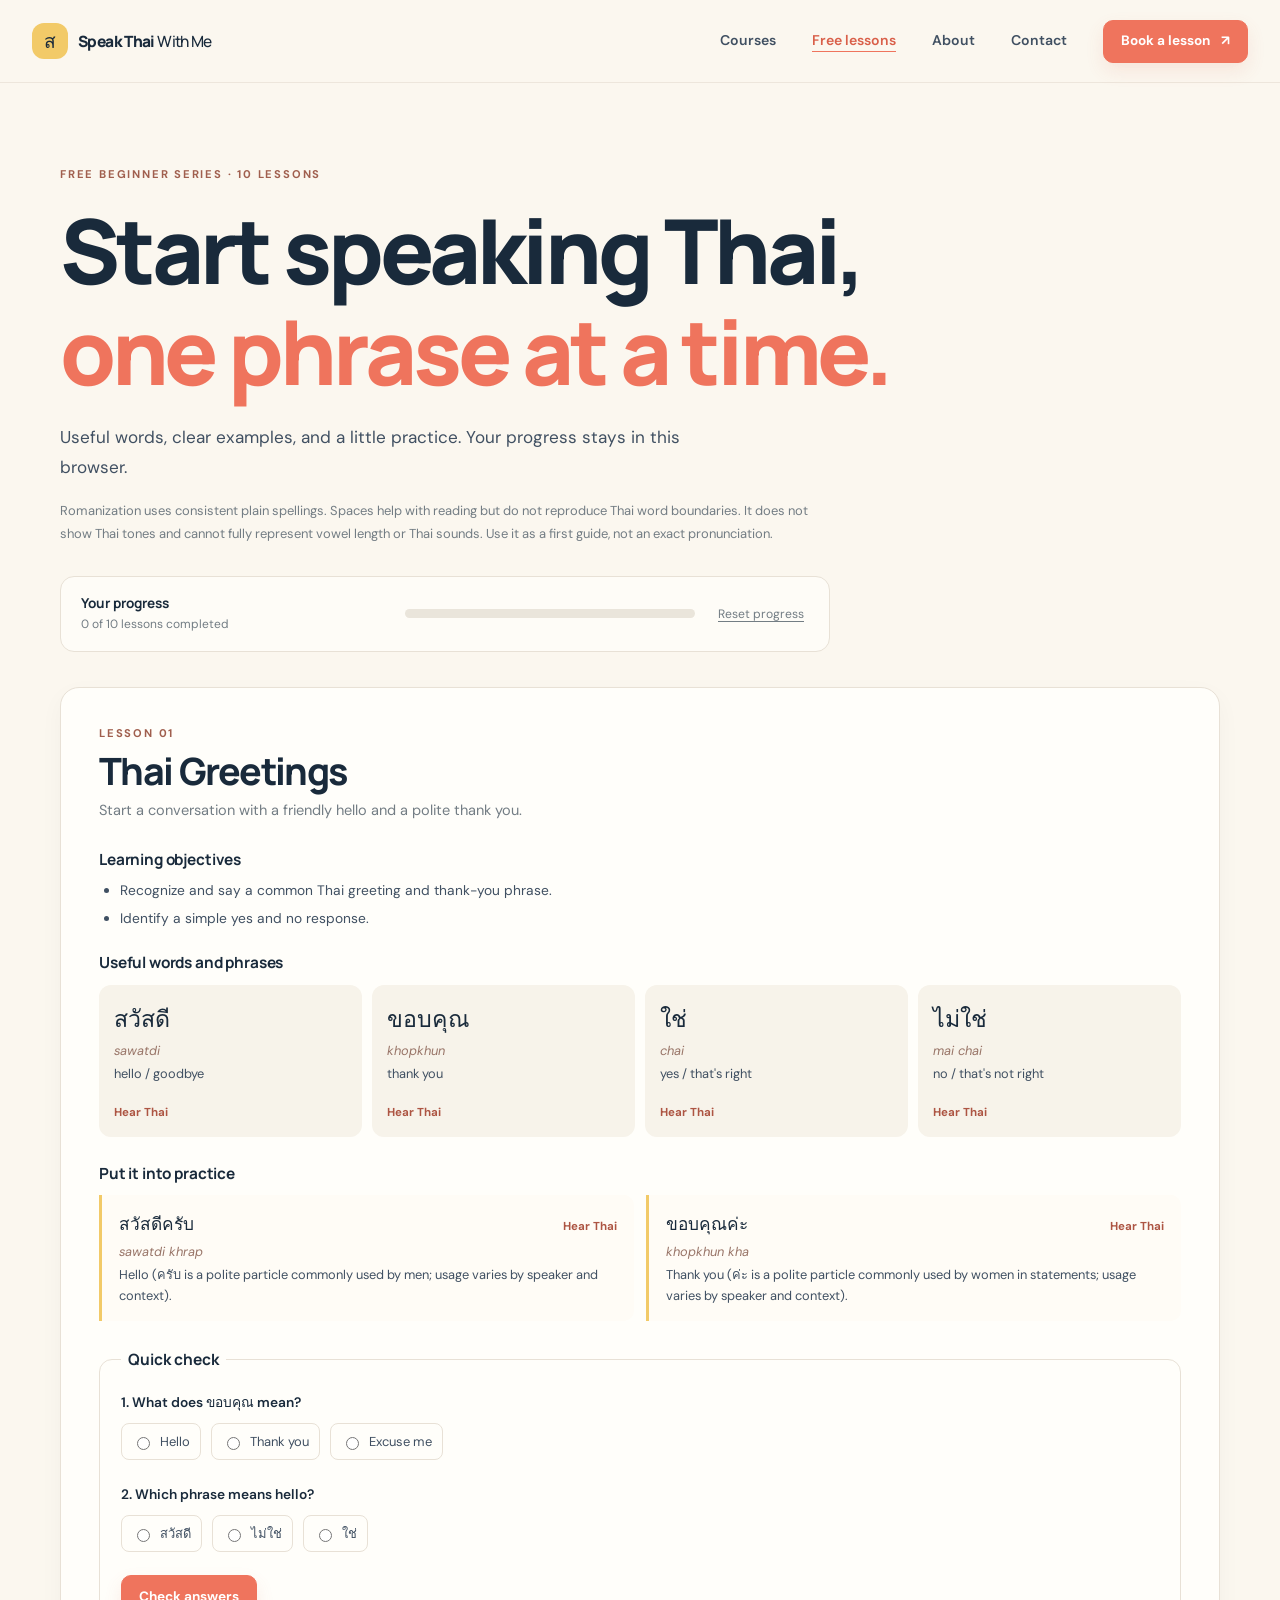
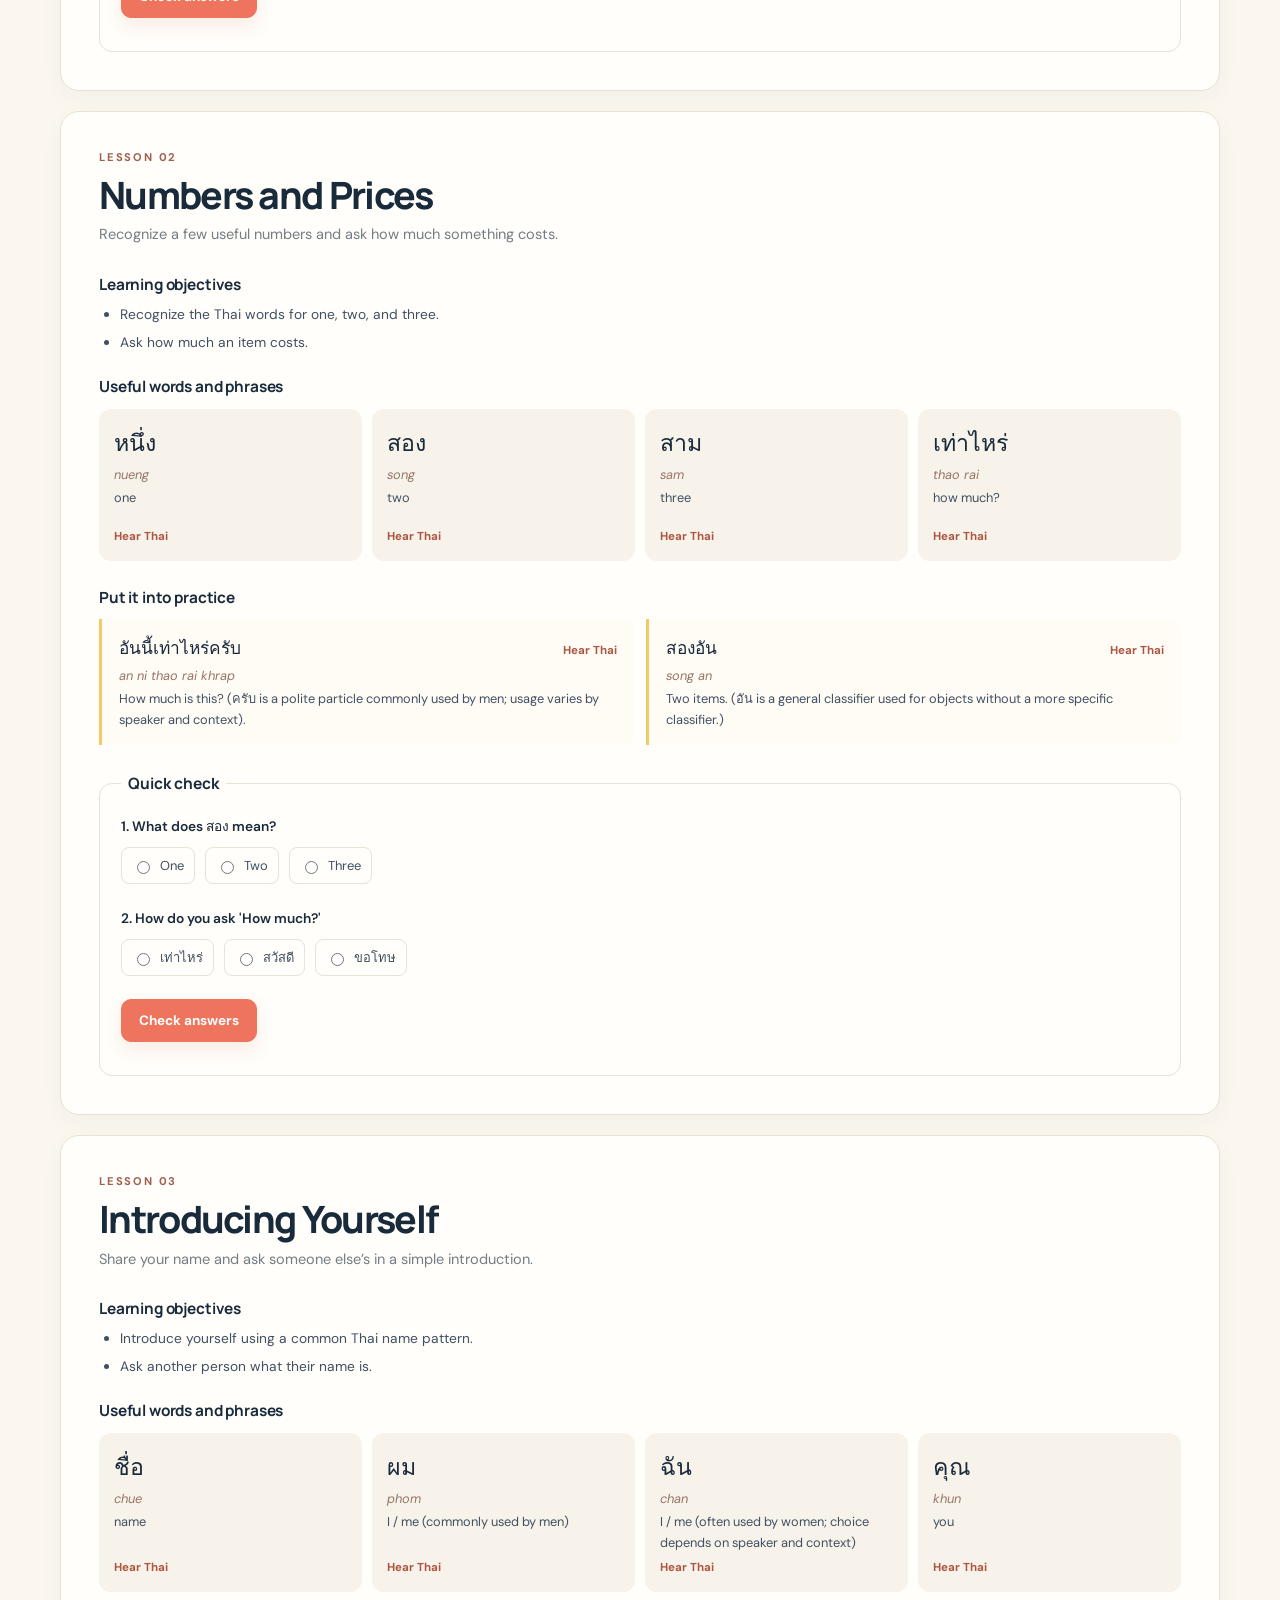
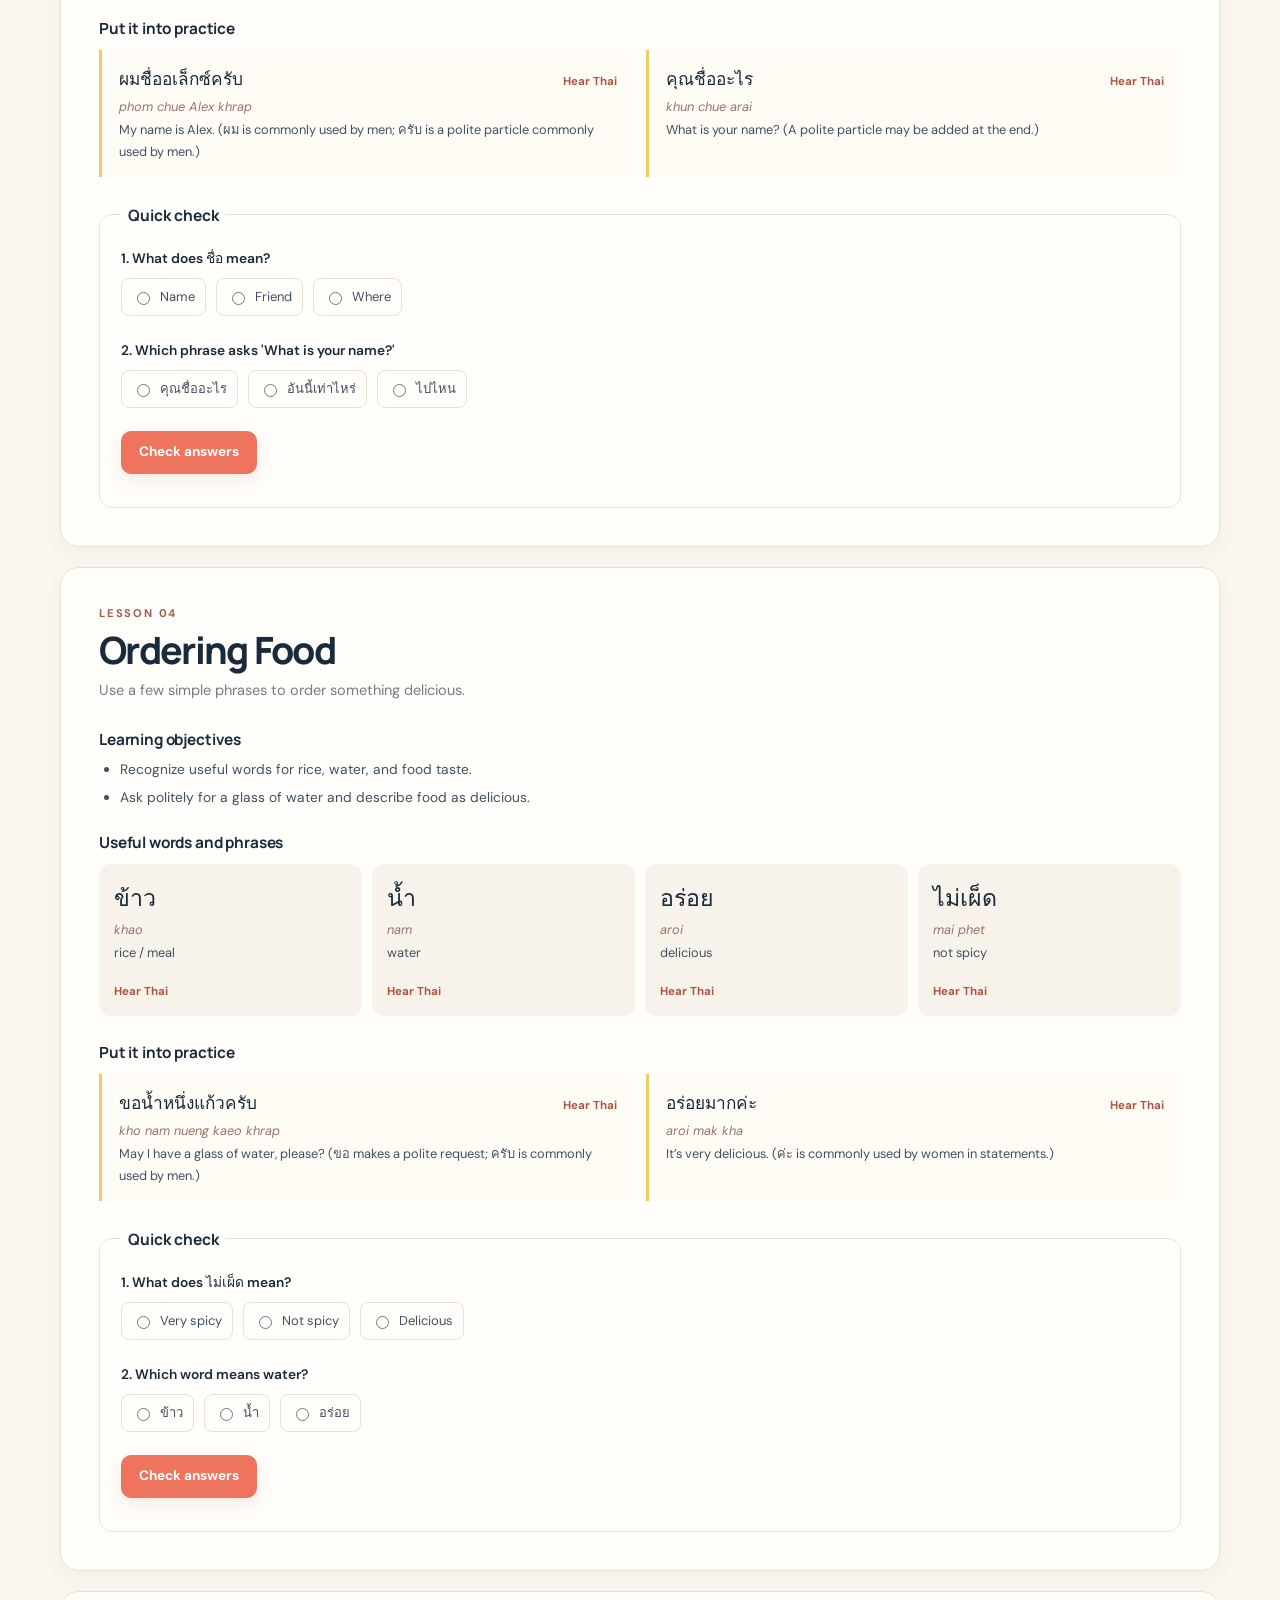
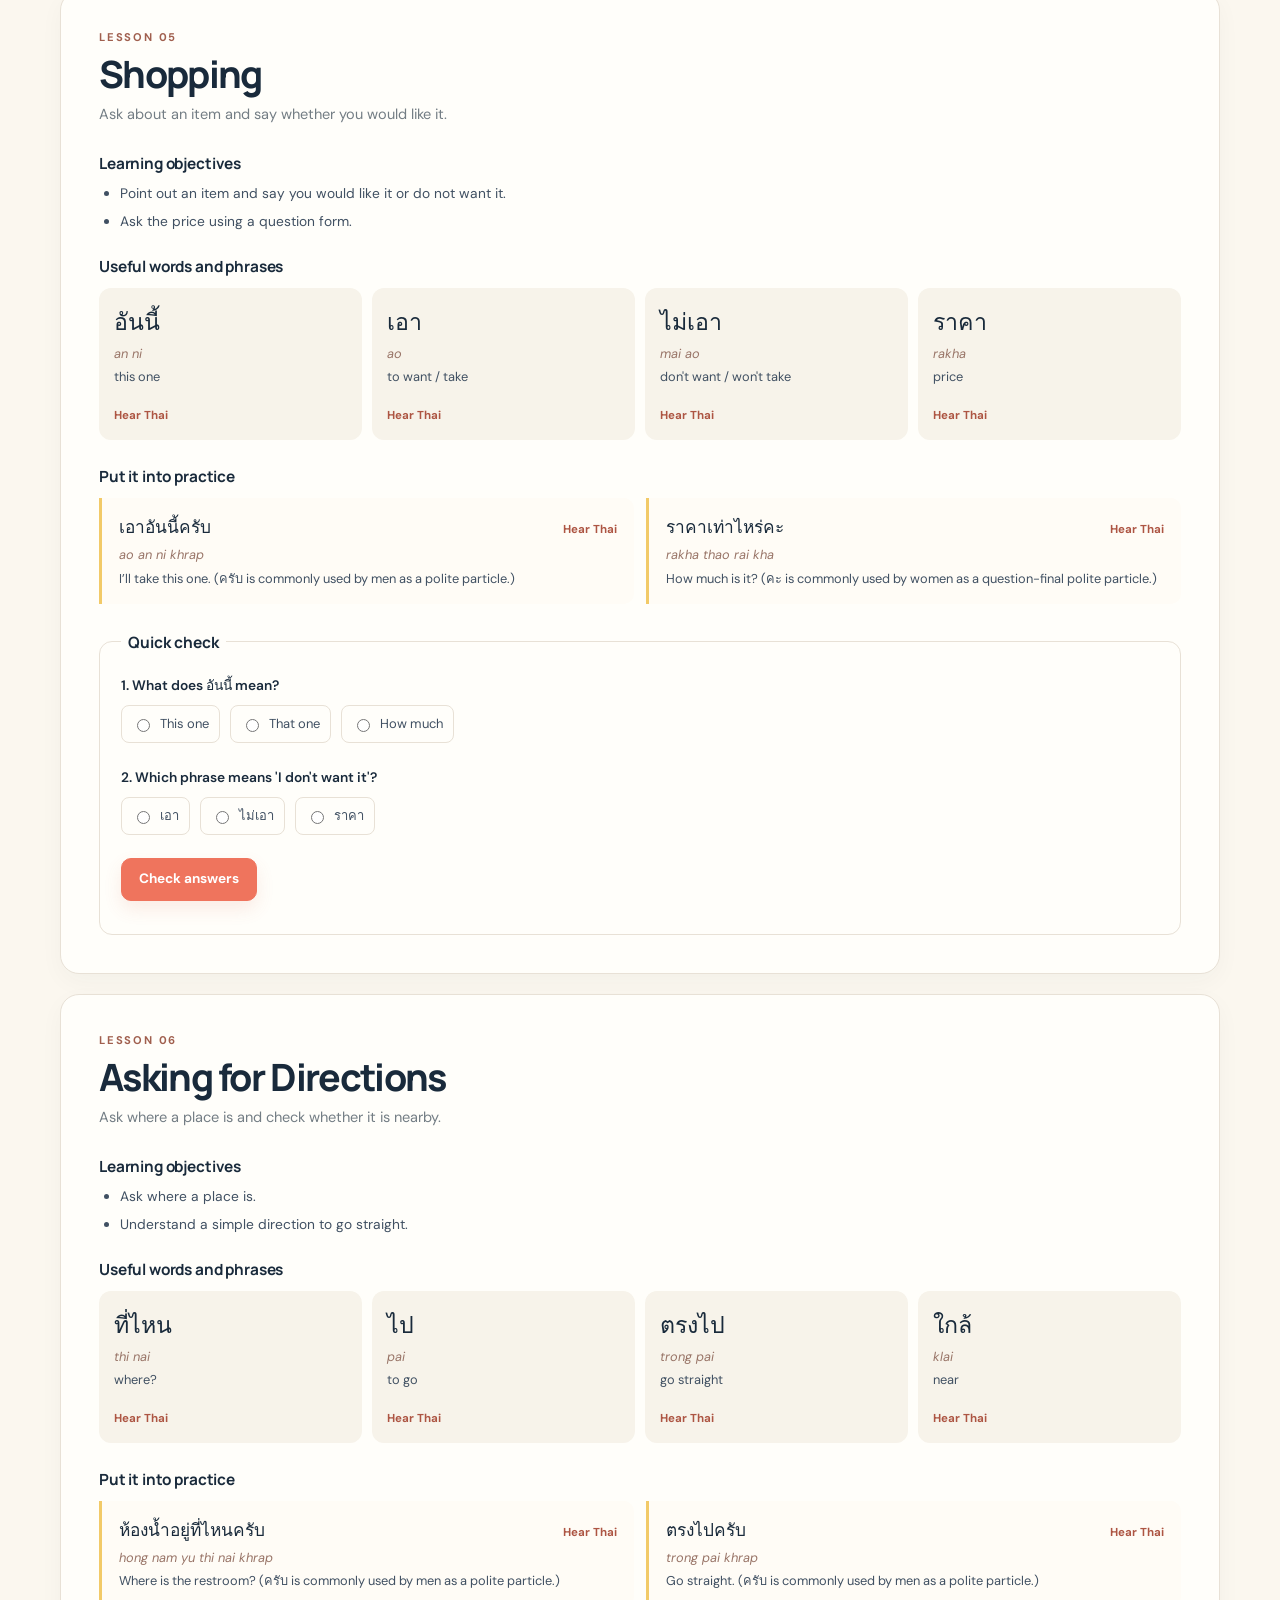
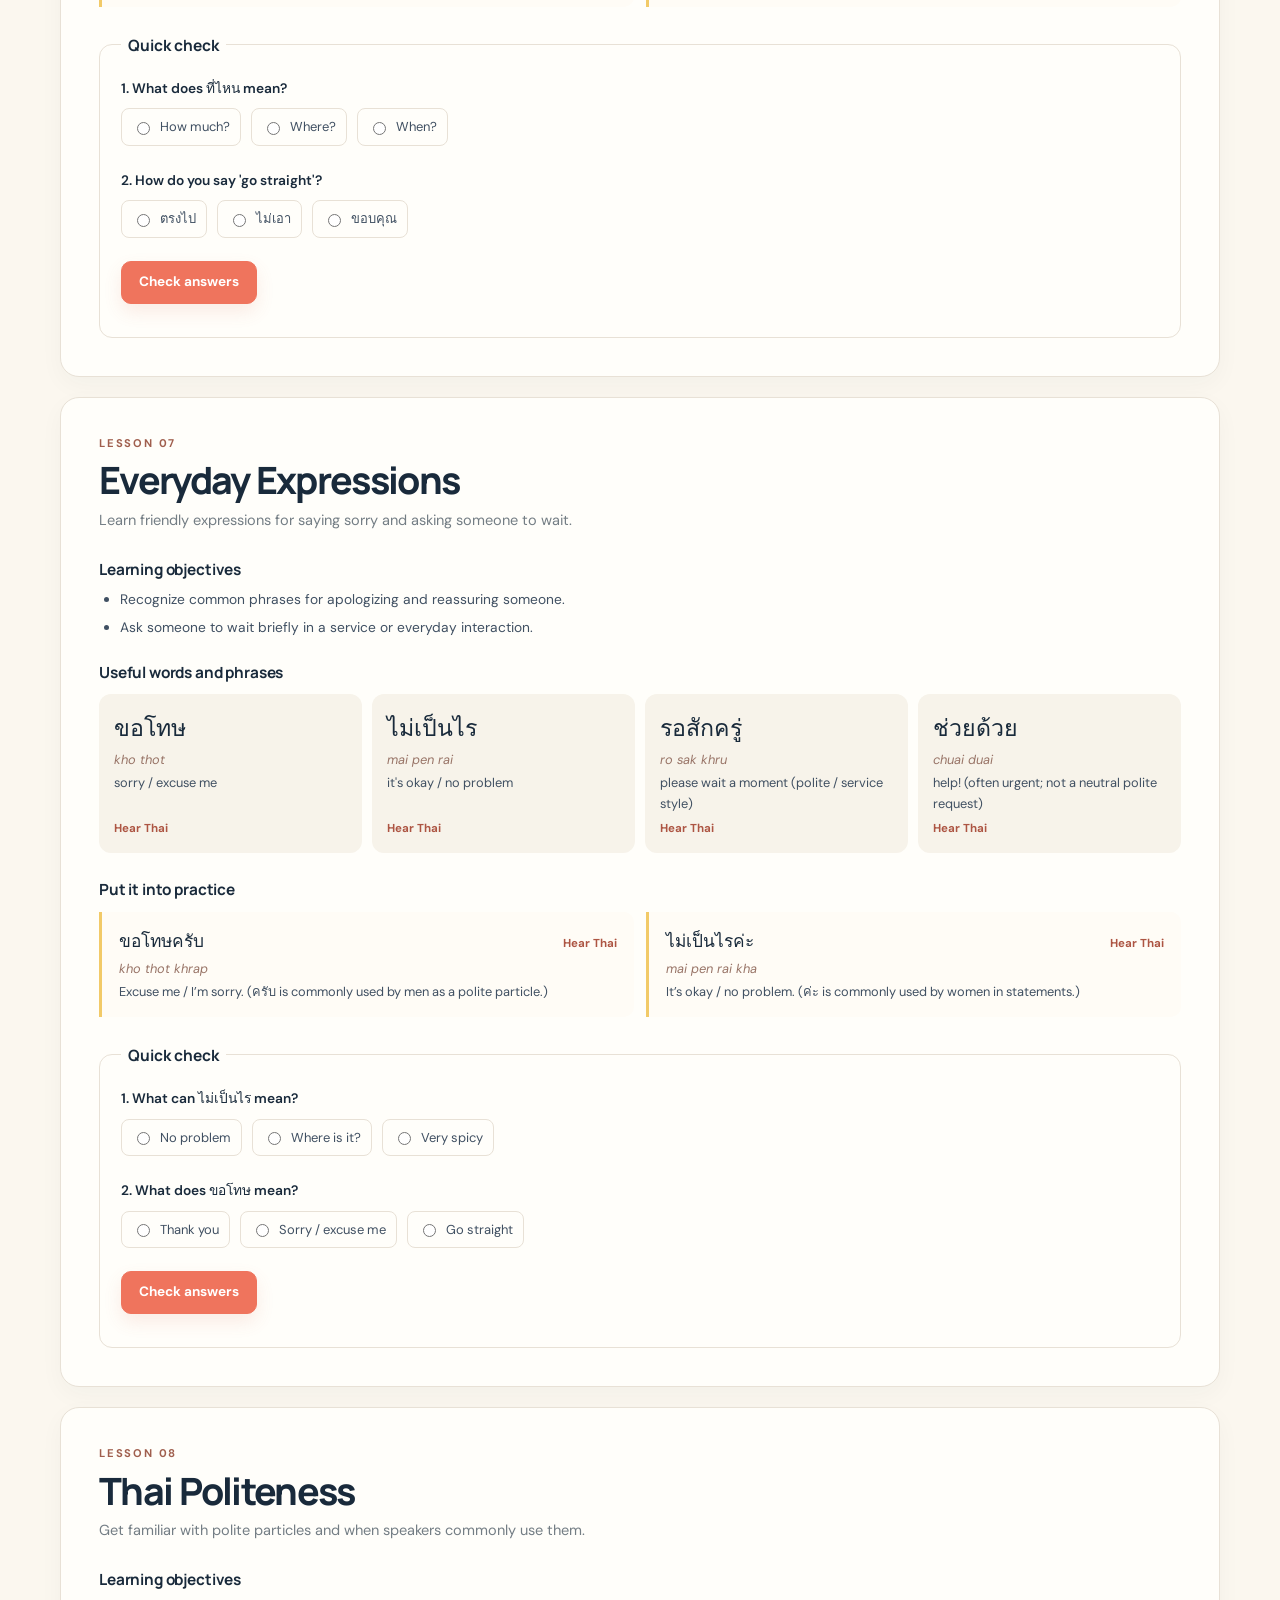
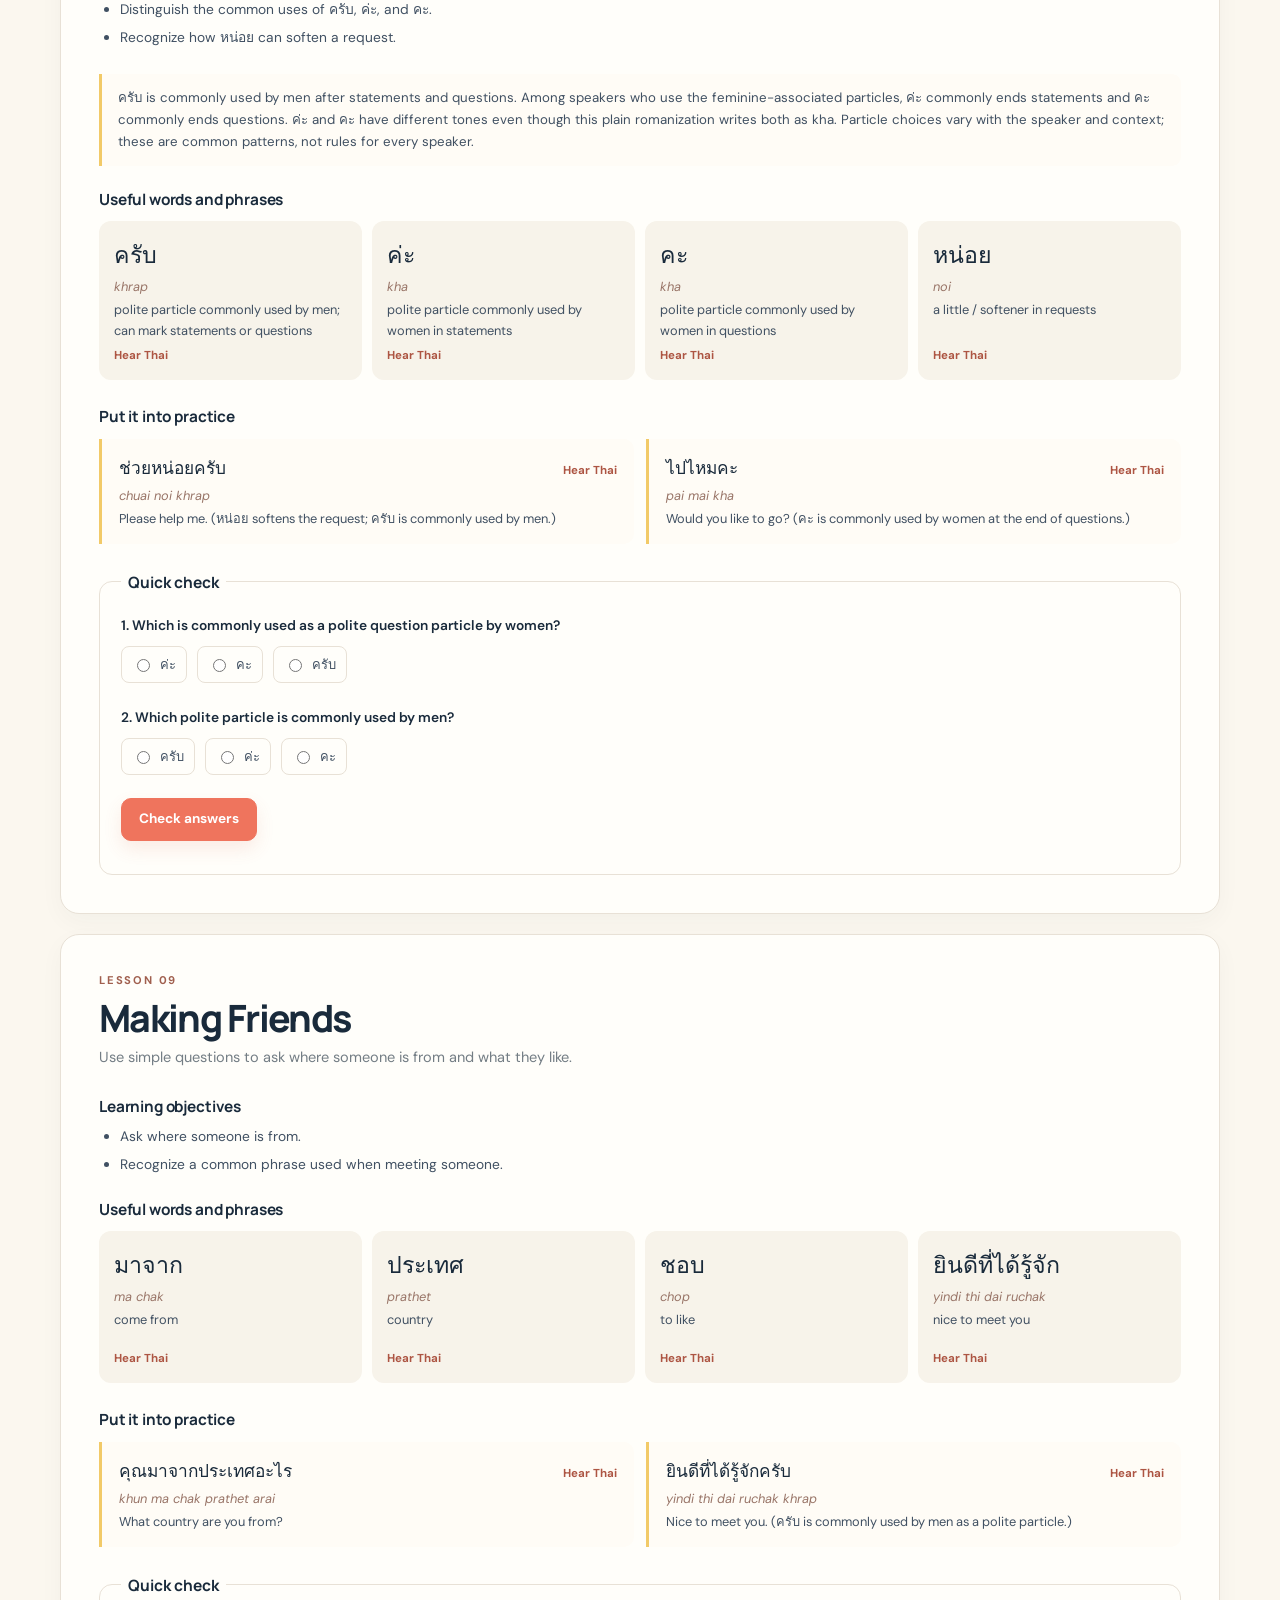
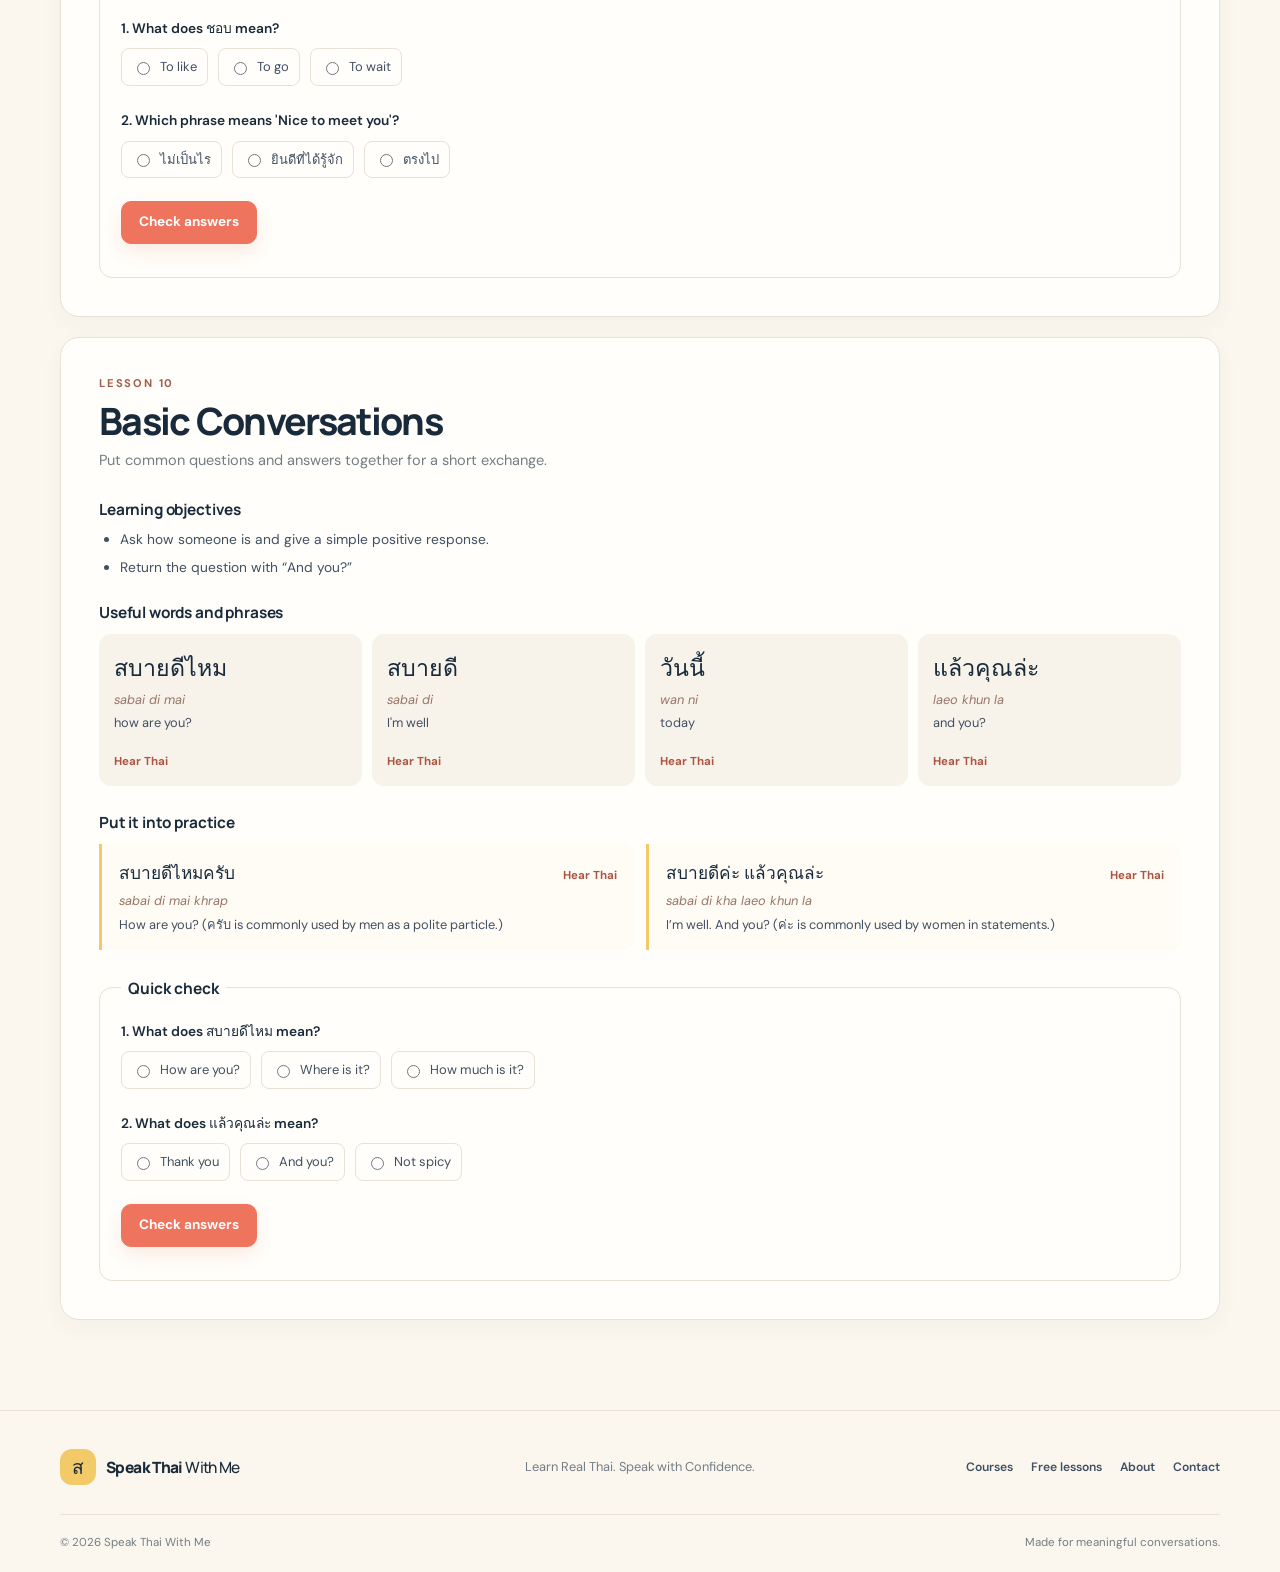
<file: lessons.html>
<!doctype html>
<html lang="en">
<head>
  <meta charset="utf-8"><meta name="viewport" content="width=device-width, initial-scale=1">
  <meta name="description" content="Learn Thai with 10 free beginner lessons, practical vocabulary, examples, pronunciation, quizzes, and local progress tracking.">
  <meta name="theme-color" content="#fbf7ef">
  <title>Free Thai Lessons | Speak Thai With Me</title>
  <link rel="preconnect" href="https://fonts.googleapis.com"><link rel="preconnect" href="https://fonts.gstatic.com" crossorigin>
  <link href="https://fonts.googleapis.com/css2?family=DM+Sans:wght@400;500;600;700&family=Manrope:wght@400;500;600;700;800&display=swap" rel="stylesheet"><link rel="stylesheet" href="css/style.css"><script src="js/main.js" defer></script><script src="js/lessons.js" defer></script>
</head>
<body><a class="skip-link" href="#main">Skip to content</a><header class="site-header"><div class="nav-wrap"><a class="brand" href="index.html" aria-label="Speak Thai With Me home"><span class="brand-mark" aria-hidden="true">ส</span><span>Speak Thai <span class="brand-light">With Me</span></span></a><button class="menu-toggle" type="button" aria-expanded="false" aria-controls="primary-nav"><span class="sr-only">Toggle navigation</span><span></span><span></span></button><nav class="primary-nav" id="primary-nav" aria-label="Main navigation"><a href="courses.html">Courses</a><a href="lessons.html">Free lessons</a><a href="about.html">About</a><a href="contact.html">Contact</a><a class="button button-small" href="booking.html">Book a lesson <span aria-hidden="true">↗</span></a></nav></div></header>
<main id="main"><section class="page-hero lessons-hero section-shell"><p class="eyebrow">FREE BEGINNER SERIES · 10 LESSONS</p><h1>Start speaking Thai,<br><span class="accent-text">one phrase at a time.</span></h1><p>Useful words, clear examples, and a little practice. Your progress stays in this browser.</p><p class="romanization-note">Romanization uses consistent plain spellings. Spaces help with reading but do not reproduce Thai word boundaries. It does not show Thai tones and cannot fully represent vowel length or Thai sounds. Use it as a first guide, not an exact pronunciation.</p><div class="progress-panel" aria-live="polite"><div class="progress-copy"><strong>Your progress</strong><span id="progress-count">Loading lessons…</span></div><div class="progress-track" role="progressbar" aria-label="Lesson completion progress" aria-valuemin="0" aria-valuemax="10" aria-valuenow="0"><span id="progress-fill"></span></div><button class="text-button" id="reset-progress" type="button">Reset progress</button></div><p class="storage-notice" id="storage-notice" role="status" hidden></p><p class="storage-notice" id="audio-notice" role="status" aria-live="polite" hidden></p></section>
<section class="section-shell lessons-container" aria-label="Beginner Thai lessons"><div class="lesson-list" id="lesson-list"><p class="loading-message" role="status">Loading your lessons…</p></div></section></main>
<footer class="site-footer"><div class="section-shell footer-main"><a class="brand brand-footer" href="index.html"><span class="brand-mark" aria-hidden="true">ส</span><span>Speak Thai <span class="brand-light">With Me</span></span></a><p>Learn Real Thai. Speak with Confidence.</p><nav aria-label="Footer navigation"><a href="courses.html">Courses</a><a href="lessons.html">Free lessons</a><a href="about.html">About</a><a href="contact.html">Contact</a></nav></div><div class="section-shell footer-bottom"><span>© <span data-current-year></span> Speak Thai With Me</span><span>Made for meaningful conversations.</span></div></footer></body></html>
</file>
<file: css/style.css>
:root {
  color-scheme: light;
  --cream: #fbf7ef;
  --cream-deep: #f4eee2;
  --paper: #fffefa;
  --navy: #192a3b;
  --navy-soft: #405062;
  --muted: #737d84;
  --coral: #ef745d;
  --coral-dark: #d95f49;
  --yellow: #f2ca68;
  --green: #b8cf9c;
  --line: #e8e1d6;
  --shadow: 0 18px 55px rgba(39, 48, 57, .08);
  font-family: "DM Sans", Arial, sans-serif;
  color: var(--navy);
  background: var(--cream);
  font-synthesis: none;
  text-rendering: optimizeLegibility;
}

* { box-sizing: border-box; }
[hidden] { display: none !important; }
html { scroll-behavior: smooth; scroll-padding-top: 90px; }
body { margin: 0; min-width: 320px; background: var(--cream); font-size: 16px; line-height: 1.65; }
a { color: inherit; }
button, input, select, textarea { font: inherit; }
button, a { -webkit-tap-highlight-color: transparent; }
button:focus-visible, a:focus-visible, input:focus-visible, select:focus-visible, textarea:focus-visible, summary:focus-visible { outline: 3px solid rgba(239, 116, 93, .55); outline-offset: 3px; }
h1, h2, h3, p { margin-top: 0; }
h1, h2, h3 { font-family: Manrope, "DM Sans", sans-serif; letter-spacing: -.045em; line-height: 1.13; }
h1 { margin-bottom: 22px; font-size: clamp(3.2rem, 7vw, 6.6rem); font-weight: 800; }
h2 { font-size: clamp(2.15rem, 4.5vw, 3.75rem); font-weight: 750; }
h3 { font-size: 1.18rem; }
.section-shell { width: min(1160px, calc(100% - 64px)); margin-inline: auto; }
.sr-only { position: absolute; width: 1px; height: 1px; padding: 0; margin: -1px; overflow: hidden; clip: rect(0,0,0,0); white-space: nowrap; border: 0; }
.skip-link { position: fixed; top: 8px; left: 8px; z-index: 99; transform: translateY(-150%); padding: 10px 16px; color: white; background: var(--navy); border-radius: 8px; }
.skip-link:focus { transform: none; }
.site-header { position: sticky; z-index: 10; top: 0; background: rgba(251, 247, 239, .95); border-bottom: 1px solid rgba(232,225,214,.75); backdrop-filter: blur(14px); }
.nav-wrap { width: min(1280px, calc(100% - 64px)); min-height: 82px; margin: auto; display: flex; align-items: center; justify-content: space-between; gap: 32px; }
.brand { display: inline-flex; align-items: center; gap: 10px; color: var(--navy); text-decoration: none; font: 800 .97rem Manrope, sans-serif; letter-spacing: -.04em; white-space: nowrap; }
.brand-mark { display: grid; width: 36px; height: 36px; place-items: center; color: var(--navy); background: var(--yellow); border-radius: 12px; font: 700 1.2rem "DM Sans", sans-serif; }
.brand-light { font-weight: 500; }
.primary-nav { display: flex; align-items: center; gap: clamp(18px, 3vw, 36px); }
.primary-nav a:not(.button), .site-footer nav a { color: var(--navy-soft); text-decoration: none; font-size: .88rem; font-weight: 600; transition: color .2s ease; }
.primary-nav a:hover, .primary-nav a[aria-current="page"], .site-footer nav a:hover { color: var(--coral-dark); }
.primary-nav a[aria-current="page"]:not(.button) { text-decoration: underline; text-decoration-color: var(--coral); text-underline-offset: 6px; }
.menu-toggle { display: none; border: 0; background: transparent; }
.button { display: inline-flex; min-height: 54px; align-items: center; justify-content: center; gap: 19px; padding: 0 24px; border: 1px solid var(--coral); border-radius: 12px; color: white; background: var(--coral); text-decoration: none; font-size: .94rem; font-weight: 700; box-shadow: 0 8px 18px rgba(217,95,73,.12); transition: transform .2s ease, background .2s ease, box-shadow .2s ease; cursor: pointer; }
.button:hover { transform: translateY(-2px); background: var(--coral-dark); box-shadow: 0 12px 24px rgba(217,95,73,.2); }
.button-small { min-height: 43px; padding: 0 17px; gap: 11px; border-radius: 10px; font-size: .85rem; }
.button-dark { color: white; background: var(--navy); border-color: var(--navy); box-shadow: none; }
.button-dark:hover { background: #263d53; }
.button-light { color: var(--navy); background: var(--paper); border-color: var(--paper); }
.button-light:hover { color: var(--navy); background: white; }
.eyebrow { margin: 0 0 16px; color: #a05f4e; font-size: .7rem; font-weight: 700; letter-spacing: .16em; line-height: 1.4; }
.accent-text { color: var(--coral); }
.text-link { display: inline-flex; align-items: center; gap: 10px; color: var(--navy); text-decoration: none; font-size: .9rem; font-weight: 700; }
.text-link:hover { color: var(--coral-dark); }
.hero { min-height: 580px; padding-block: 72px 83px; display: grid; grid-template-columns: 1.02fr .98fr; align-items: center; gap: 6%; }
.hero-copy { padding-block: 5px; }
.hero h1 { font-size: clamp(4rem, 7.8vw, 7rem); line-height: 1.02; }
.hero-intro { max-width: 475px; margin-bottom: 30px; color: var(--navy-soft); font-size: 1.13rem; line-height: 1.75; }
.hero-actions { display: flex; align-items: center; gap: 27px; flex-wrap: wrap; }
.hero-note { display: flex; align-items: center; gap: 11px; margin-top: 40px; color: var(--muted); font-size: .8rem; }
.note-icon { display: grid; width: 29px; height: 29px; flex: 0 0 29px; place-items: center; color: var(--coral-dark); background: #f8e3d8; border-radius: 50%; }
.hero-art { position: relative; min-height: 415px; overflow: hidden; border-radius: 45% 45% 22px 22px; background: #f1d599; }
.art-sun { position: absolute; top: 48px; right: 19%; width: 124px; height: 124px; border-radius: 50%; background: #f6e5a2; }
.art-cloud { position: absolute; z-index: 1; height: 21px; width: 74px; background: rgba(255,255,255,.71); border-radius: 30px; }
.art-cloud::before, .art-cloud::after { position: absolute; content: ""; background: inherit; border-radius: 50%; }
.art-cloud::before { width: 32px; height: 32px; left: 15px; bottom: 3px; }
.art-cloud::after { width: 24px; height: 24px; left: 37px; bottom: 2px; }
.cloud-one { top: 115px; left: 11%; }
.cloud-two { top: 172px; right: 8%; transform: scale(.7); }
.art-label { position: absolute; z-index: 2; top: 112px; left: 50%; display: flex; flex-direction: column; align-items: center; transform: translateX(-50%); }
.thai-large { color: var(--navy); font: 700 3.5rem "DM Sans", sans-serif; white-space: nowrap; }
.art-label > span:last-child { margin-top: -5px; color: var(--navy-soft); font-size: .77rem; letter-spacing: .08em; }
.art-hill { position: absolute; bottom: -95px; border-radius: 50% 50% 0 0; }
.hill-back { left: -15%; width: 135%; height: 230px; background: #a9be87; transform: rotate(-6deg); }
.hill-front { right: -23%; bottom: -132px; width: 110%; height: 230px; background: #708d70; transform: rotate(12deg); }
.art-card { position: absolute; z-index: 3; bottom: 27px; left: 24px; display: flex; gap: 12px; align-items: center; padding: 14px 17px; border: 1px solid rgba(255,255,255,.72); border-radius: 13px; background: rgba(255,254,250,.94); box-shadow: var(--shadow); }
.art-card-icon { color: var(--coral); font-size: 1.5rem; }
.art-card strong, .art-card small { display: block; }
.art-card strong { font-size: .78rem; }
.art-card small { margin-top: 2px; color: var(--muted); font-size: .68rem; }
.trust-strip { display: flex; justify-content: center; gap: clamp(30px, 7vw, 95px); padding: 20px 32px; border-block: 1px solid var(--line); color: var(--navy-soft); font-size: .82rem; font-weight: 600; }
.trust-strip div { display: flex; align-items: center; gap: 10px; }
.trust-strip span { color: var(--coral-dark); font-size: .68rem; font-weight: 700; }
.section-pad { padding-block: 108px; }
.section-heading { display: flex; align-items: end; justify-content: space-between; gap: 24px; margin-bottom: 42px; }
.section-heading h2 { margin-bottom: 0; }
.section-heading > .text-link { margin-bottom: 8px; }
.lesson-preview-grid { display: grid; grid-template-columns: repeat(3, 1fr); gap: 21px; }
.preview-card { position: relative; min-height: 275px; padding: 27px; overflow: hidden; border-radius: 18px; text-decoration: none; transition: transform .22s ease, box-shadow .22s ease; }
.preview-card:hover { transform: translateY(-5px); box-shadow: var(--shadow); }
.preview-coral { background: #f7d9cd; }
.preview-yellow { background: #f4e6b8; }
.preview-green { background: #dce6ce; }
.preview-number { display: block; color: rgba(25,42,59,.62); font-size: .67rem; font-weight: 700; letter-spacing: .12em; }
.preview-emoji { position: absolute; top: 20px; right: 22px; font-size: 1.45rem; }
.thai-medium { display: block; margin-top: 30px; color: var(--navy); font: 700 2.1rem "DM Sans", sans-serif; }
.preview-card h3 { margin: 6px 0 5px; font-size: 1.13rem; }
.preview-card p { margin-bottom: 0; color: var(--navy-soft); font-size: .84rem; }
.card-arrow { position: absolute; right: 24px; bottom: 23px; font-size: 1.1rem; }
.why-section { padding-block: 100px; background: #f1eee5; }
.why-grid { display: grid; grid-template-columns: .9fr 1.1fr; gap: 12%; align-items: center; }
.why-grid h2 { margin-bottom: 20px; }
.body-copy { max-width: 445px; margin-bottom: 27px; color: var(--navy-soft); line-height: 1.8; }
.benefit-list { display: grid; gap: 25px; }
.benefit { display: flex; align-items: flex-start; gap: 17px; padding-bottom: 24px; border-bottom: 1px solid #ddd8ce; }
.benefit:last-child { padding-bottom: 0; border: 0; }
.benefit-icon { display: grid; width: 42px; height: 42px; flex: 0 0 42px; place-items: center; color: var(--coral-dark); background: #fffaf1; border-radius: 13px; font-weight: 700; }
.benefit h3 { margin: 0 0 7px; font-size: 1rem; }
.benefit p { max-width: 390px; margin: 0; color: var(--muted); font-size: .87rem; }
.home-teacher-section { padding-block: 78px; background: #f1eee5; }
.home-teacher-grid { display: grid; grid-template-columns: .9fr 1.1fr; gap: 10%; align-items: center; }
.home-teacher-photo { display: block; width: 100%; max-height: 430px; aspect-ratio: 4 / 3; object-fit: cover; object-position: center 35%; border-radius: 20px; }
.home-teacher-copy h2 { margin-bottom: 18px; }
.about-teacher-photo { display: block; width: 100%; min-height: 390px; max-height: 520px; aspect-ratio: 4 / 5; object-fit: cover; object-position: center 32%; border-radius: 48% 48% 20px 20px; }
.process-section { padding-bottom: 102px; }
.heading-aside { max-width: 240px; margin-bottom: 8px; color: var(--muted); font-size: .91rem; }
.steps-grid { display: grid; grid-template-columns: repeat(3,1fr); gap: 21px; }
.steps-grid article { min-height: 185px; padding: 25px 26px; border: 1px solid var(--line); border-radius: 16px; background: rgba(255,254,250,.5); }
.step-index { display: block; margin-bottom: 21px; color: var(--coral-dark); font-size: .75rem; font-weight: 700; letter-spacing: .12em; }
.steps-grid h3 { margin-bottom: 10px; font-size: 1.08rem; }
.steps-grid p { margin-bottom: 0; color: var(--muted); font-size: .86rem; line-height: 1.7; }
.faq-section { padding-block: 95px; background: #f1eee5; }
.faq-grid { display: grid; grid-template-columns: .75fr 1.25fr; gap: 12%; }
.faq-grid h2 { margin-bottom: 18px; }
.faq-list details { border-bottom: 1px solid #dcd6cb; }
.faq-list summary { display: flex; justify-content: space-between; gap: 18px; padding: 19px 0; list-style: none; cursor: pointer; font: 700 1rem Manrope, sans-serif; }
.faq-list summary::-webkit-details-marker { display: none; }
.faq-list summary span { color: var(--coral); font-size: 1.25rem; transition: transform .2s ease; }
.faq-list details[open] summary span { transform: rotate(45deg); }
.faq-list details p { max-width: 620px; margin: -2px 0 19px; color: var(--muted); font-size: .91rem; }
.cta-band { display: flex; align-items: center; justify-content: space-between; gap: 32px; margin-block: 85px; padding: 53px 60px; border-radius: 22px; color: white; background: var(--navy); }
.cta-band .eyebrow { color: #f2c8a9; }
.cta-band h2 { margin: 0; font-size: clamp(2rem, 4vw, 3.35rem); }
.site-footer { padding-block: 38px 20px; border-top: 1px solid var(--line); }
.footer-main { display: grid; grid-template-columns: 1fr 1fr 1fr; align-items: center; gap: 15px; padding-bottom: 29px; }
.footer-main > p { margin: 0; color: var(--muted); font-size: .8rem; text-align: center; }
.site-footer nav { display: flex; justify-content: flex-end; gap: 18px; }
.site-footer nav a { font-size: .76rem; }
.brand-footer { justify-self: start; }
.footer-bottom { display: flex; justify-content: space-between; gap: 15px; padding-top: 18px; border-top: 1px solid var(--line); color: var(--muted); font-size: .72rem; }
.page-hero { padding-block: 84px 55px; }
.page-hero h1 { font-size: clamp(3.4rem, 7vw, 6.1rem); }
.page-hero > p:not(.eyebrow) { max-width: 625px; color: var(--navy-soft); font-size: 1.07rem; line-height: 1.75; }
.course-grid { display: grid; grid-template-columns: repeat(3, 1fr); gap: 20px; padding-bottom: 50px; }
.course-card { display: flex; flex-direction: column; min-height: 435px; padding: 28px; border: 1px solid var(--line); border-radius: 19px; background: var(--paper); box-shadow: 0 8px 25px rgba(39,48,57,.035); }
.course-card-muted { background: #f7f3ea; }
.course-top { display: flex; align-items: center; justify-content: space-between; gap: 10px; margin-bottom: 30px; }
.course-icon { display: grid; width: 48px; height: 48px; place-items: center; border-radius: 14px; font-size: 1.25rem; font-weight: 700; }
.icon-coral { background: #f7d9cd; }.icon-yellow { background: #f4e6b8; }.icon-green { background: #dce6ce; }
.badge { padding: 6px 10px; border-radius: 999px; font-size: .67rem; font-weight: 700; white-space: nowrap; }
.badge-free { color: #48643c; background: #e2ecd8; }.badge-soon { color: #785e29; background: #f6e9c4; }
.course-card .eyebrow { margin-bottom: 9px; }
.course-card h2 { margin-bottom: 13px; font-size: 1.9rem; }
.course-description { min-height: 76px; color: var(--navy-soft); font-size: .89rem; line-height: 1.7; }
.course-card h3 { margin: 9px 0; font-size: .9rem; letter-spacing: -.01em; }
.course-card ul { margin: 0 0 22px; padding-left: 19px; color: var(--navy-soft); font-size: .84rem; line-height: 1.9; }
.course-footer { display: flex; align-items: center; justify-content: space-between; gap: 10px; margin-top: auto; padding-top: 16px; border-top: 1px solid var(--line); font-size: .75rem; font-weight: 600; }
.course-footer .text-link { font-size: .78rem; }
.muted-text { color: var(--muted); font-size: .72rem; text-align: right; }
.course-note, .config-footnote { display: flex; align-items: center; gap: 13px; margin-bottom: 84px; padding: 18px 22px; border-radius: 13px; background: #f2ebdd; }
.course-note p, .config-footnote p { margin: 0; color: var(--navy-soft); font-size: .88rem; }
.course-note a { color: var(--coral-dark); font-weight: 700; }
.lessons-hero { padding-bottom: 35px; }
.progress-panel { display: grid; grid-template-columns: 1fr minmax(140px, 290px) auto; align-items: center; gap: 18px; max-width: 770px; margin-top: 30px; padding: 17px 20px; border: 1px solid var(--line); border-radius: 14px; background: rgba(255,254,250,.75); }
.romanization-note { max-width: 770px !important; margin: 15px 0 0; color: var(--muted) !important; font-size: .81rem !important; }
.progress-copy { display: flex; flex-direction: column; gap: 3px; }
.progress-copy strong { font: 700 .85rem Manrope, sans-serif; }
.progress-copy span { color: var(--muted); font-size: .75rem; }
.progress-track { height: 9px; overflow: hidden; border-radius: 99px; background: #eae5db; }
.progress-track > span { display: block; width: 0; height: 100%; border-radius: inherit; background: var(--coral); transition: width .35s ease; }
.text-button { padding: 5px; border: 0; color: var(--muted); background: transparent; font-size: .76rem; text-decoration: underline; text-underline-offset: 3px; cursor: pointer; }
.text-button:hover { color: var(--coral-dark); }
.storage-notice { margin: 12px 0 0; color: #9b4939; font-size: .84rem; }
.lessons-container { padding-bottom: 90px; }
.lesson-list { display: grid; gap: 20px; }
.lesson-card { padding: clamp(23px, 4vw, 38px); border: 1px solid var(--line); border-radius: 19px; background: var(--paper); box-shadow: 0 8px 25px rgba(39,48,57,.035); scroll-margin-top: 100px; }
.lesson-card.is-complete { border-color: #bed0a7; }
.lesson-card-header { display: flex; justify-content: space-between; align-items: flex-start; gap: 18px; margin-bottom: 28px; }
.lesson-card-header .eyebrow { margin-bottom: 8px; }
.lesson-card-header h2 { margin: 0 0 7px; font-size: clamp(1.65rem, 4vw, 2.35rem); }
.lesson-description { margin: 0; color: var(--muted); font-size: .91rem; }
.completion-badge { padding: 6px 11px; color: #48643c; border-radius: 999px; background: #e2ecd8; font-size: .73rem; font-weight: 700; white-space: nowrap; }
.lesson-card > h3 { margin: 0 0 13px; font-size: .96rem; letter-spacing: -.01em; }
.lesson-objectives { margin: -3px 0 25px; padding-left: 21px; color: var(--navy-soft); font-size: .86rem; }
.lesson-objectives li + li { margin-top: 5px; }
.lesson-language-note { margin: 0 0 25px; padding: 13px 16px; border-left: 3px solid var(--yellow); border-radius: 0 9px 9px 0; color: var(--navy-soft); background: #fffcf6; font-size: .83rem; }
.vocabulary-grid { display: grid; grid-template-columns: repeat(4,1fr); gap: 10px; margin-bottom: 28px; }
.vocab-entry { display: flex; min-height: 152px; flex-direction: column; align-items: flex-start; padding: 15px; border-radius: 12px; background: #f7f3ea; }
.thai-word { color: var(--navy); font: 700 1.45rem "DM Sans", sans-serif; }
.romanization { display: block; margin-top: 3px; color: #987467; font-size: .8rem; font-style: italic; }
.meaning { display: block; margin-top: 2px; color: var(--navy-soft); font-size: .8rem; }
.speak-button { margin-top: auto; padding: 5px 0 0; border: 0; color: #ad5543; background: transparent; font-size: .72rem; font-weight: 700; cursor: pointer; }
.speak-button:hover { text-decoration: underline; text-underline-offset: 3px; }
.examples-list { display: grid; grid-template-columns: repeat(2,1fr); gap: 12px; margin-bottom: 27px; }
.example { padding: 15px 17px; border-left: 3px solid var(--yellow); border-radius: 0 10px 10px 0; background: #fffcf6; }
.example-thai-line { display: flex; justify-content: space-between; align-items: center; gap: 10px; }
.example-thai-line > span { font: 600 1.08rem "DM Sans", sans-serif; }
.example-thai-line .speak-button { margin: 0; white-space: nowrap; }
.quiz { min-width: 0; margin: 0; padding: 21px; border: 1px solid var(--line); border-radius: 13px; }
.quiz legend { padding: 0 7px; font: 700 .97rem Manrope, sans-serif; }
.quiz-question { margin-bottom: 16px; }
.quiz-question > p { margin-bottom: 9px; font-size: .86rem; font-weight: 600; }
.quiz-choice { display: inline-flex; align-items: center; gap: 7px; margin: 0 10px 7px 0; padding: 7px 10px; border: 1px solid var(--line); border-radius: 8px; color: var(--navy-soft); font-size: .81rem; cursor: pointer; }
.quiz-choice:has(input:checked) { border-color: var(--coral); background: #fff2ed; }
.quiz-choice input { accent-color: var(--coral-dark); }
.quiz-feedback { margin: 12px 0 0; color: var(--navy-soft); font-size: .84rem; }
.feedback-success { color: #48643c; }.feedback-retry,.feedback-error { color: #9b4939; }
.loading-message { padding: 25px; border-radius: 12px; background: var(--paper); color: var(--navy-soft); }
.error-message { color: #9b4939; }
.booking-hero { padding-bottom: 36px; }
.booking-layout { display: grid; grid-template-columns: minmax(0,1.3fr) minmax(250px,.7fr); gap: 25px; align-items: start; padding-bottom: 95px; }
.booking-form, .booking-aside { padding: clamp(23px, 4vw, 38px); border: 1px solid var(--line); border-radius: 18px; background: var(--paper); }
.form-heading { display: flex; justify-content: space-between; align-items: baseline; gap: 15px; margin-bottom: 24px; }
.form-heading h2 { margin: 0; font-size: 1.7rem; }
.form-heading p { margin: 0; color: var(--muted); font-size: .77rem; }
.form-heading p span, .booking-form label > span { color: var(--coral-dark); }
.form-grid { display: grid; grid-template-columns: repeat(2,minmax(0,1fr)); gap: 17px; }
.booking-form label { display: flex; flex-direction: column; gap: 7px; color: var(--navy-soft); font-size: .82rem; font-weight: 600; }
.booking-form input, .booking-form select, .booking-form textarea { width: 100%; min-height: 47px; padding: 10px 12px; border: 1px solid #ded8cd; border-radius: 9px; color: var(--navy); background: #fffefa; font-weight: 400; }
.booking-form textarea { min-height: 118px; resize: vertical; }
.booking-form input::placeholder, .booking-form textarea::placeholder { color: #9b9c98; }
.field-wide { grid-column: 1 / -1; }
.privacy-note { margin: 20px 0; padding: 12px 14px; border-radius: 9px; color: var(--muted); background: #f6f2e9; font-size: .77rem; }
.form-status { margin: 13px 0 0; color: #9b4939; font-size: .83rem; }
.booking-aside { position: sticky; top: 105px; background: #f0eadf; }
.aside-spark { display: inline-grid; width: 42px; height: 42px; place-items: center; border-radius: 13px; color: var(--coral-dark); background: #fffaf1; font-size: 1.3rem; }
.booking-aside h2 { margin: 20px 0 13px; font-size: 1.7rem; }
.booking-aside > p { color: var(--navy-soft); font-size: .88rem; line-height: 1.75; }
.config-notice { margin: 21px 0; padding: 14px; border: 1px solid #e3d5c2; border-radius: 10px; color: #724d32; background: #fff8ea; font-size: .83rem; }
.config-notice .text-link { margin-top: 10px; font-size: .83rem; }
.booking-aside .small-note { padding-top: 14px; border-top: 1px solid #dcd2c2; color: var(--muted); font-size: .76rem; }
.about-layout { display: grid; grid-template-columns: .8fr 1.2fr; gap: 10%; align-items: center; padding-block: 20px 92px; }
.teacher-placeholder { display: flex; min-height: 390px; flex-direction: column; align-items: center; justify-content: center; gap: 13px; border: 1px dashed #c8bda9; border-radius: 48% 48% 20px 20px; color: #766d5e; background: #f3e9d6; font-size: .82rem; font-weight: 600; }
.placeholder-symbol { display: grid; width: 90px; height: 90px; place-items: center; border-radius: 50%; color: #9e704a; background: #e5d4b5; font-size: 2.8rem; }
.about-copy h2 { margin: 0 0 8px; font-size: 2.8rem; }
.placeholder-label { margin-bottom: 17px; color: #987467; font-size: .79rem; font-weight: 700; }
.approach-box { display: flex; gap: 13px; margin-top: 24px; padding: 18px; border-radius: 13px; background: #f2ebdd; }
.approach-box h3 { margin: 3px 0 7px; font-size: .98rem; }
.approach-box p { margin: 0; color: var(--navy-soft); font-size: .82rem; }
.about-values { margin-bottom: 85px; padding: 48px; border-radius: 20px; background: #f1eee5; }
.about-values h2 { margin-bottom: 12px; }
.about-values > p:not(.eyebrow) { max-width: 600px; color: var(--navy-soft); }
.contact-grid { display: grid; grid-template-columns: repeat(auto-fit, minmax(min(100%, 235px), 1fr)); gap: 18px; padding-block: 10px 35px; }
.contact-card { min-height: 260px; padding: 25px; border: 1px solid var(--line); border-radius: 17px; background: var(--paper); }
.contact-icon { display: grid; width: 44px; height: 44px; margin-bottom: 23px; place-items: center; border-radius: 13px; color: var(--coral-dark); background: #f7d9cd; font-size: 1.2rem; font-weight: 700; }
.contact-card .eyebrow { margin-bottom: 7px; }
.contact-card h2 { margin-bottom: 10px; font-size: 1.35rem; }
.contact-card > p:not(.eyebrow) { min-height: 52px; margin-bottom: 15px; color: var(--muted); font-size: .84rem; }
.contact-card .text-link { font-size: .82rem; }
.contact-card .button { margin-top: 2px; }
.response-time { width: fit-content; margin: -20px 0 0; padding: 7px 12px; border-radius: 999px; color: var(--navy-soft); background: #f2ebdd; font-size: .78rem !important; }
.social-links { display: flex; flex-wrap: wrap; gap: 10px; }
.social-links a { color: var(--coral-dark); font-size: .83rem; font-weight: 700; }
.config-footnote { margin-top: 15px; }

@media (max-width: 900px) {
  .section-shell { width: min(100% - 44px, 720px); }
  .nav-wrap { width: calc(100% - 44px); }
  .primary-nav { gap: 17px; }
  .primary-nav a:not(.button) { font-size: .81rem; }
  .hero { gap: 4%; min-height: 520px; }
  .hero h1 { font-size: clamp(3.6rem, 8vw, 5.8rem); }
  .hero-art { min-height: 355px; }
  .why-grid, .faq-grid { gap: 7%; }
  .course-grid { grid-template-columns: 1fr 1fr; }
  .course-card:last-child { grid-column: 1 / -1; min-height: auto; }
  .vocabulary-grid { grid-template-columns: repeat(2,1fr); }
  .booking-layout { grid-template-columns: 1fr; }
  .booking-aside { position: static; }
  .about-layout { gap: 7%; }
}
@media (max-width: 680px) {
  body { font-size: 15px; }
  .section-shell { width: calc(100% - 36px); }
  .nav-wrap { width: calc(100% - 36px); min-height: 70px; }
  .brand { font-size: .9rem; }
  .brand-mark { width: 33px; height: 33px; }
  .menu-toggle { display: flex; width: 42px; height: 42px; flex-direction: column; align-items: center; justify-content: center; gap: 5px; border: 1px solid var(--line); border-radius: 10px; cursor: pointer; }
  .menu-toggle > span:not(.sr-only) { width: 18px; height: 2px; border-radius: 2px; background: var(--navy); }
  .primary-nav { position: absolute; top: calc(100% - 1px); right: 0; left: 0; display: none; align-items: stretch; gap: 0; padding: 9px 18px 18px; border-bottom: 1px solid var(--line); background: var(--cream); box-shadow: 0 12px 20px rgba(25,42,59,.07); }
  .primary-nav.is-open { display: flex; flex-direction: column; }
  .primary-nav a:not(.button) { padding: 12px 5px; font-size: .92rem; }
  .primary-nav .button { margin-top: 8px; }
  .hero { min-height: auto; grid-template-columns: 1fr; gap: 37px; padding-block: 61px 52px; }
  .hero h1 { font-size: clamp(3.65rem, 15vw, 5.5rem); }
  .hero-intro { font-size: 1rem; }
  .hero-art { min-height: 310px; }
  .art-sun { width: 98px; height: 98px; }
  .art-label { top: 91px; }
  .thai-large { font-size: 3rem; }
  .trust-strip { justify-content: flex-start; gap: 16px; overflow-x: auto; padding: 16px 18px; font-size: .75rem; }
  .trust-strip div { flex: 0 0 auto; }
  .section-pad { padding-block: 72px; }
  .section-heading { align-items: flex-start; flex-direction: column; margin-bottom: 28px; }
  .section-heading h2 { font-size: 2.75rem; }
  .section-heading > .text-link { margin-top: 0; }
  .lesson-preview-grid, .steps-grid { grid-template-columns: 1fr; gap: 13px; }
  .preview-card { min-height: 237px; }
  .why-section, .faq-section { padding-block: 72px; }
  .why-grid, .faq-grid { grid-template-columns: 1fr; gap: 35px; }
  .home-teacher-grid { grid-template-columns: 1fr; gap: 28px; }
  .home-teacher-photo { max-height: 360px; }
  .benefit-list { gap: 20px; }
  .steps-grid article { min-height: auto; }
  .cta-band { align-items: flex-start; flex-direction: column; margin-block: 55px; padding: 35px 25px; }
  .footer-main { grid-template-columns: 1fr; justify-items: start; gap: 15px; }
  .footer-main > p { text-align: left; }
  .site-footer nav { justify-content: flex-start; flex-wrap: wrap; }
  .footer-bottom { flex-direction: column; gap: 4px; }
  .page-hero { padding-block: 61px 34px; }
  .page-hero h1 { font-size: clamp(3.1rem, 13vw, 4.9rem); }
  .page-hero > p:not(.eyebrow) { font-size: .98rem; }
  .course-grid { grid-template-columns: 1fr; gap: 13px; }
  .course-card:last-child { grid-column: auto; }
  .course-card { min-height: auto; padding: 24px; }
  .course-description { min-height: 0; }
  .course-note { align-items: flex-start; margin-bottom: 55px; }
  .progress-panel { grid-template-columns: 1fr auto; gap: 12px; padding: 14px; }
  .progress-track { grid-column: 1 / -1; grid-row: 2; }
  .text-button { grid-column: 2; grid-row: 1; }
  .lesson-card { padding: 22px 17px; }
  .lesson-card-header { flex-direction: column; gap: 12px; }
  .vocabulary-grid { gap: 8px; }
  .vocab-entry { min-height: 145px; padding: 12px; }
  .thai-word { font-size: 1.27rem; }
  .examples-list { grid-template-columns: 1fr; }
  .quiz { padding: 17px 12px; }
  .quiz-choice { margin-right: 4px; }
  .form-grid { grid-template-columns: 1fr; }
  .field-wide { grid-column: auto; }
  .form-heading { align-items: flex-start; flex-direction: column; gap: 4px; }
  .booking-layout { padding-bottom: 65px; }
  .about-layout { grid-template-columns: 1fr; gap: 35px; padding-bottom: 65px; }
  .about-teacher-photo { min-height: 300px; max-height: 430px; aspect-ratio: 4 / 3; }
  .about-values { margin-bottom: 55px; padding: 30px 23px; }
  .contact-grid { grid-template-columns: 1fr; padding-bottom: 20px; }
  .contact-card { min-height: auto; }
  .contact-card > p:not(.eyebrow) { min-height: 0; }
  .config-footnote { align-items: flex-start; margin-bottom: 55px; }
}
@media (prefers-reduced-motion: reduce) {
  *, *::before, *::after { scroll-behavior: auto !important; transition-duration: .01ms !important; animation-duration: .01ms !important; animation-iteration-count: 1 !important; }
}
</file>
